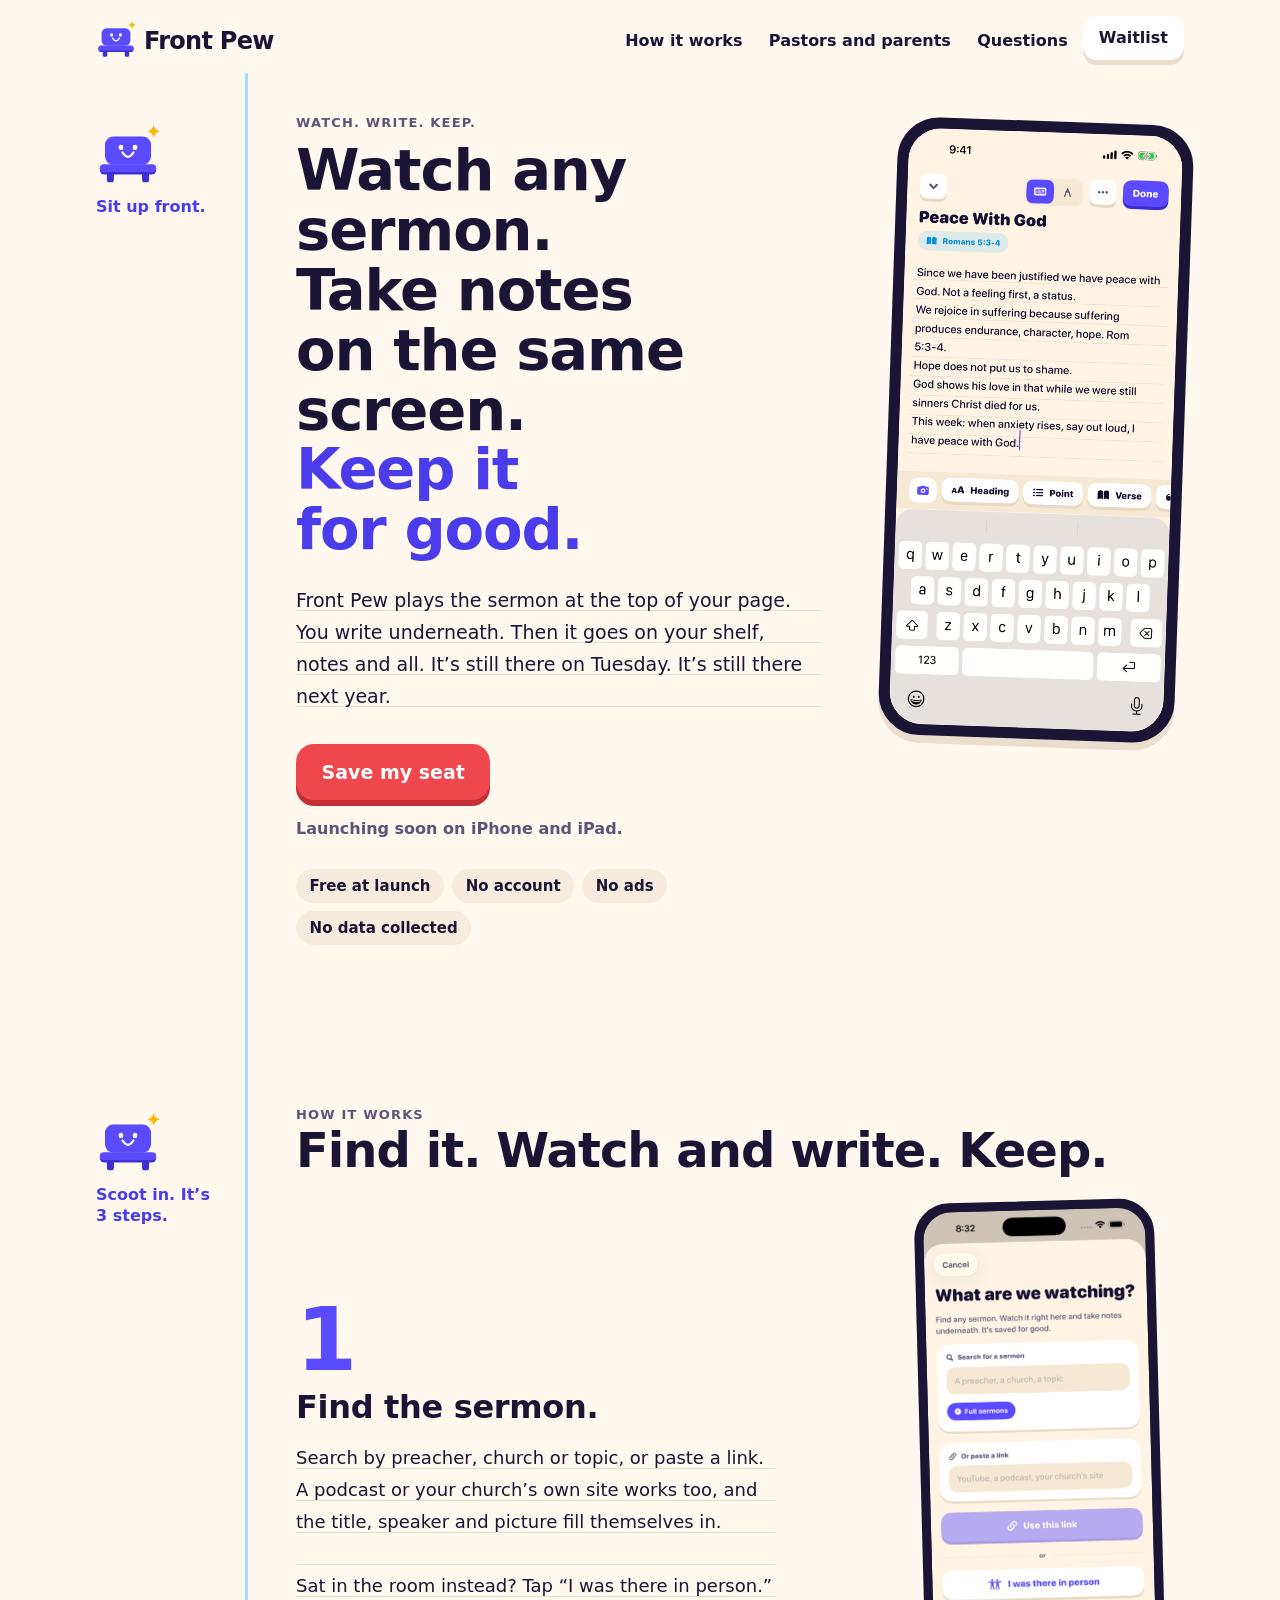
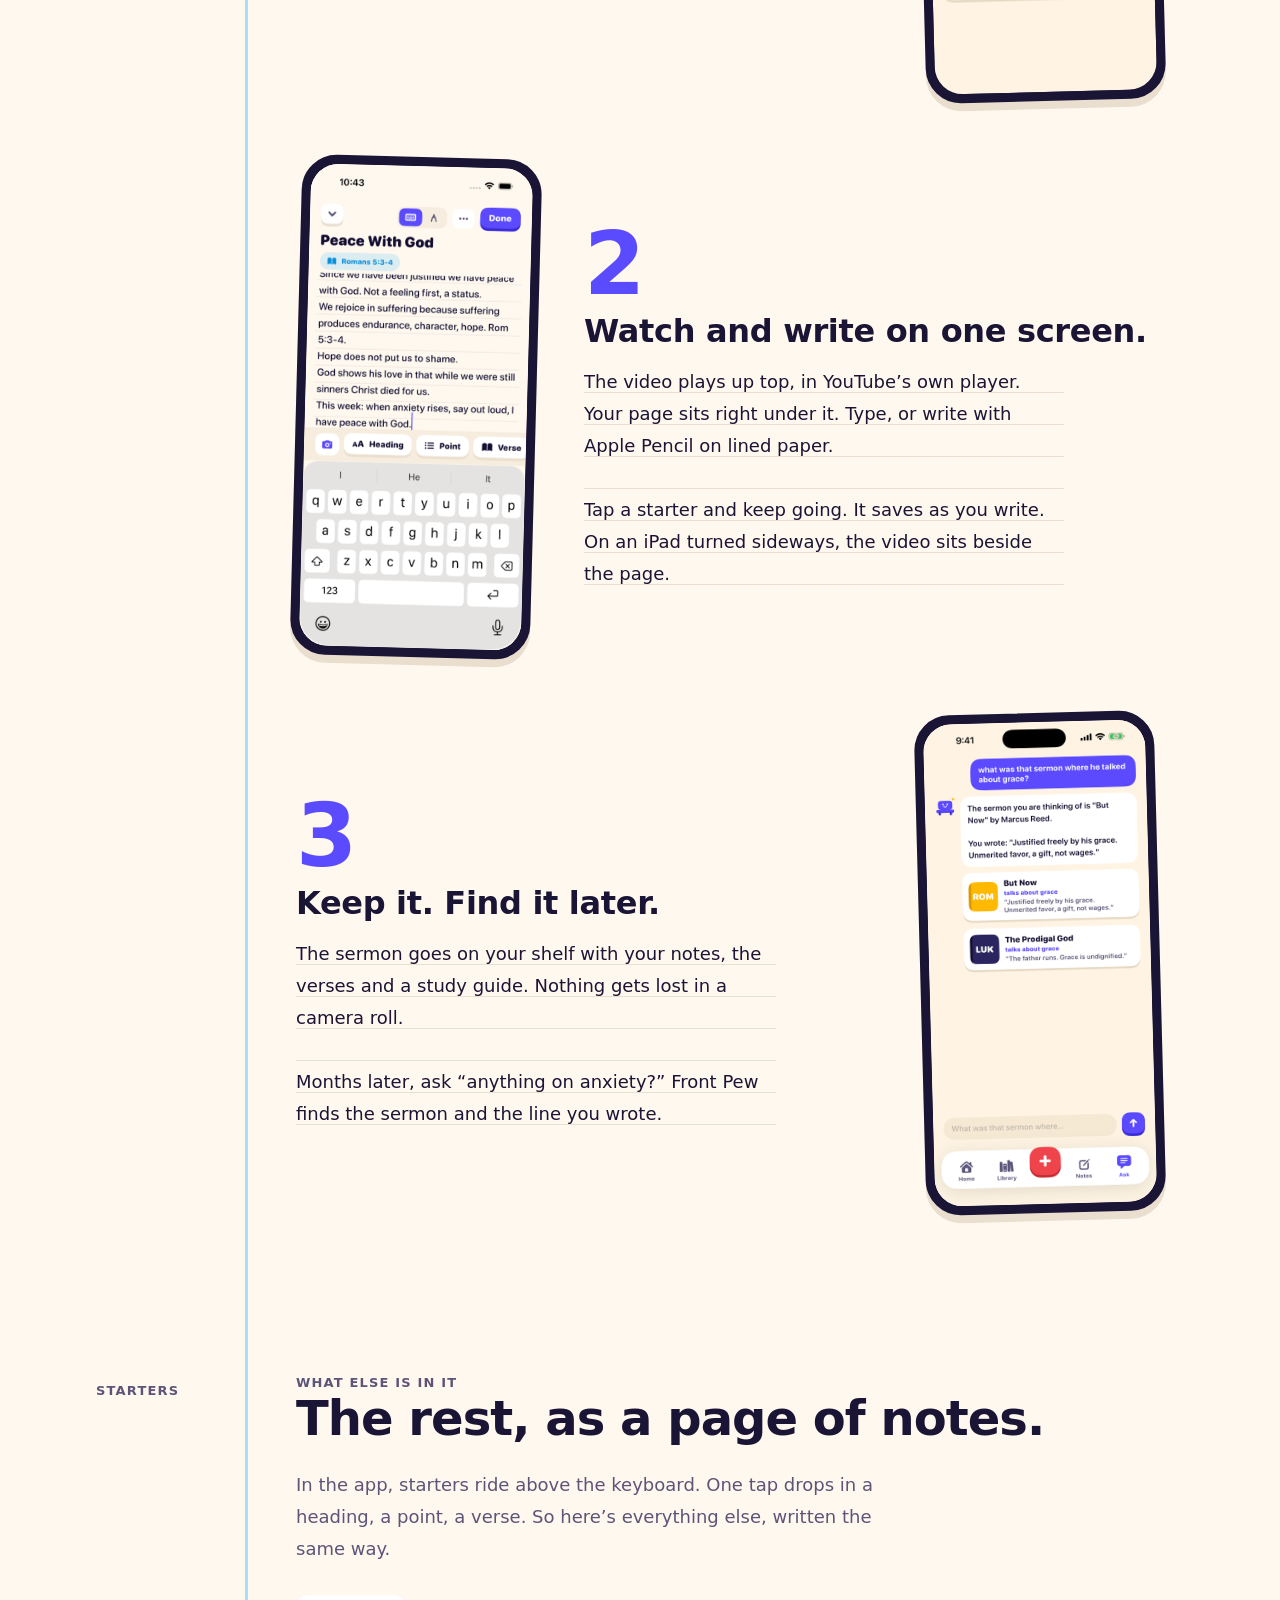
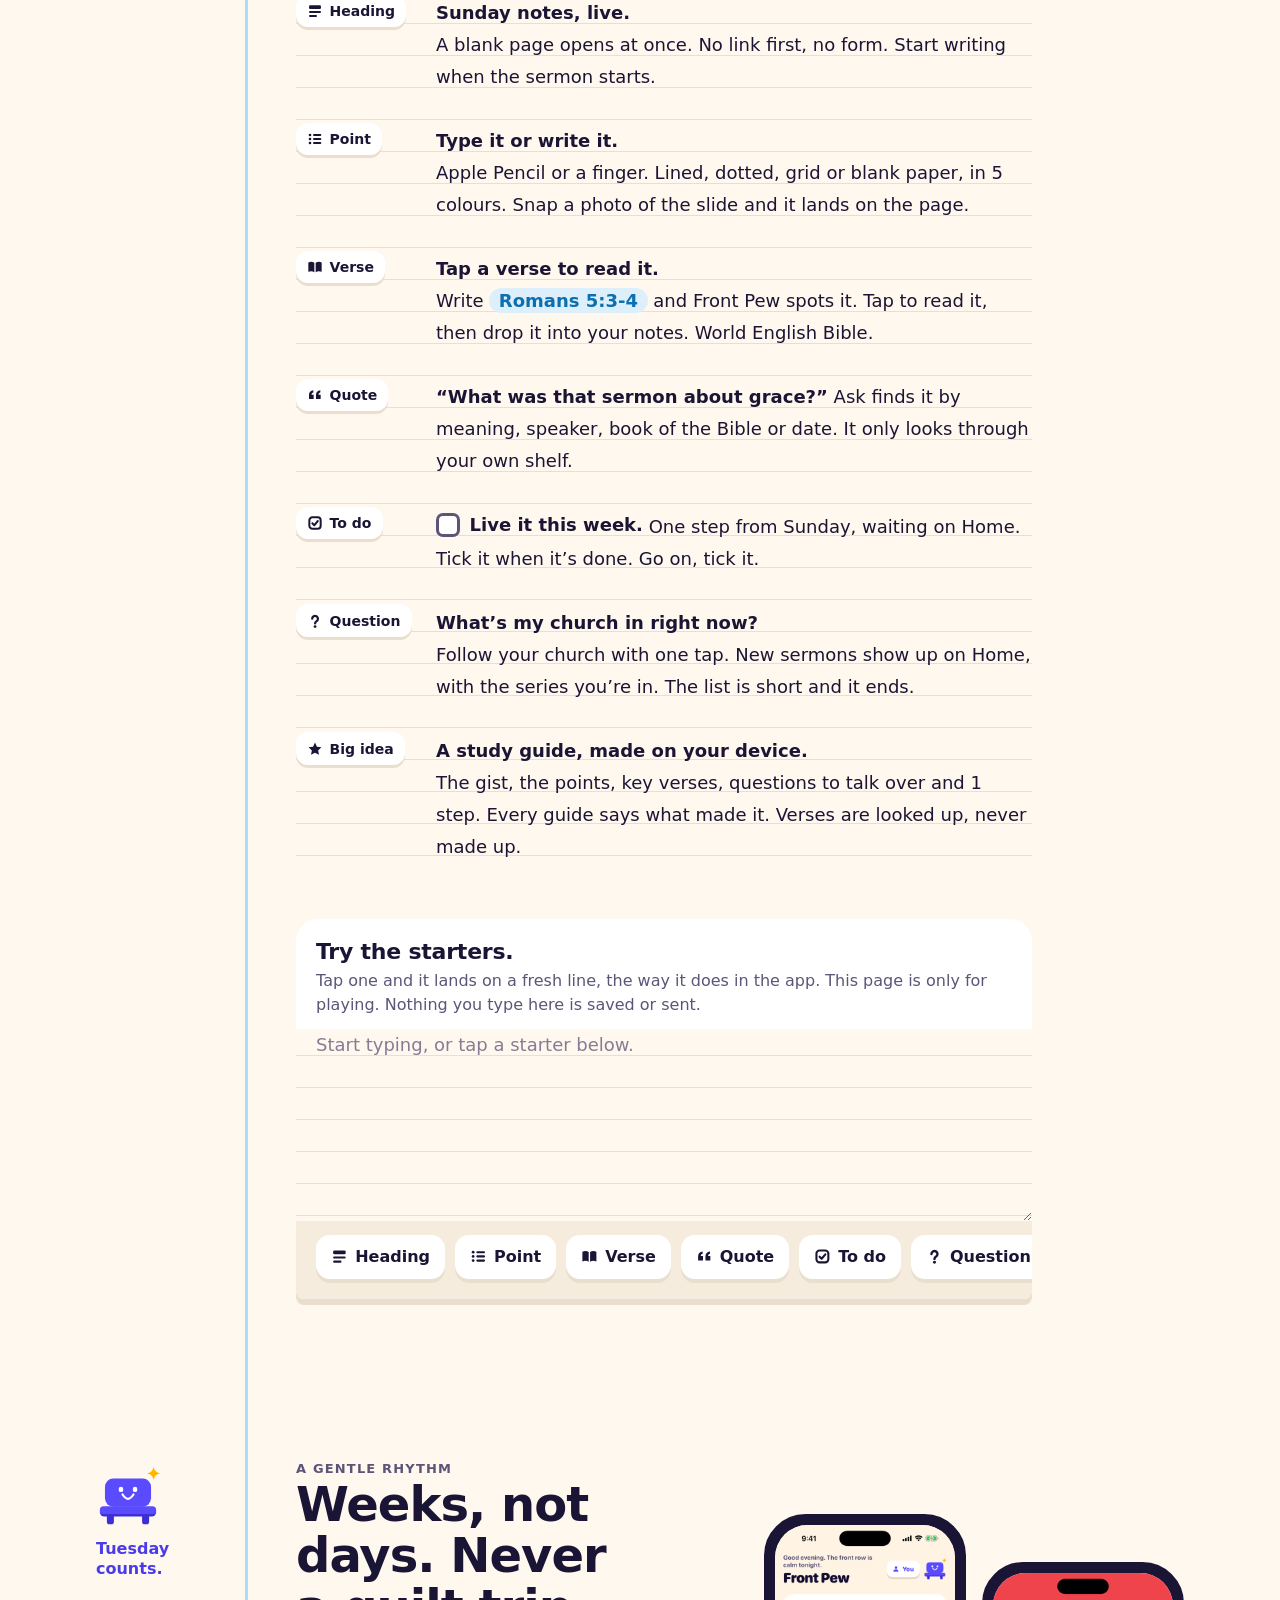
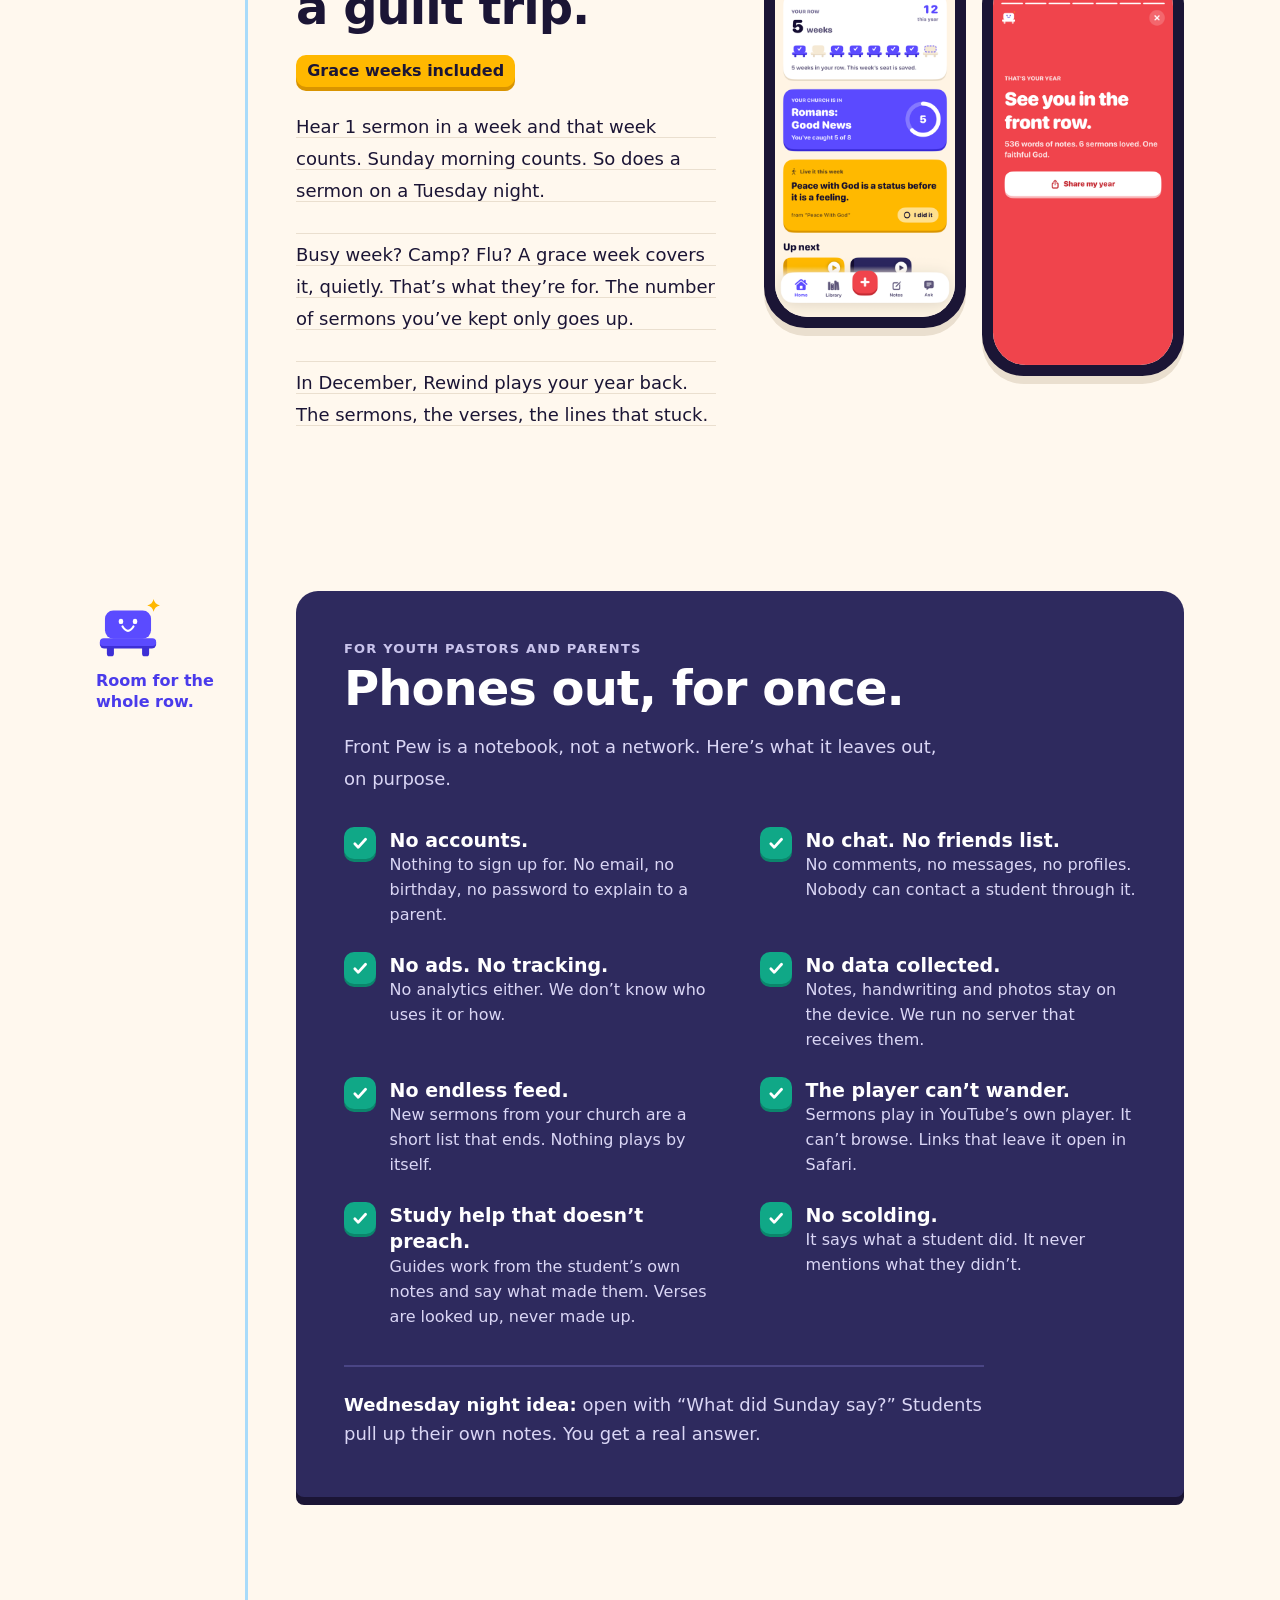
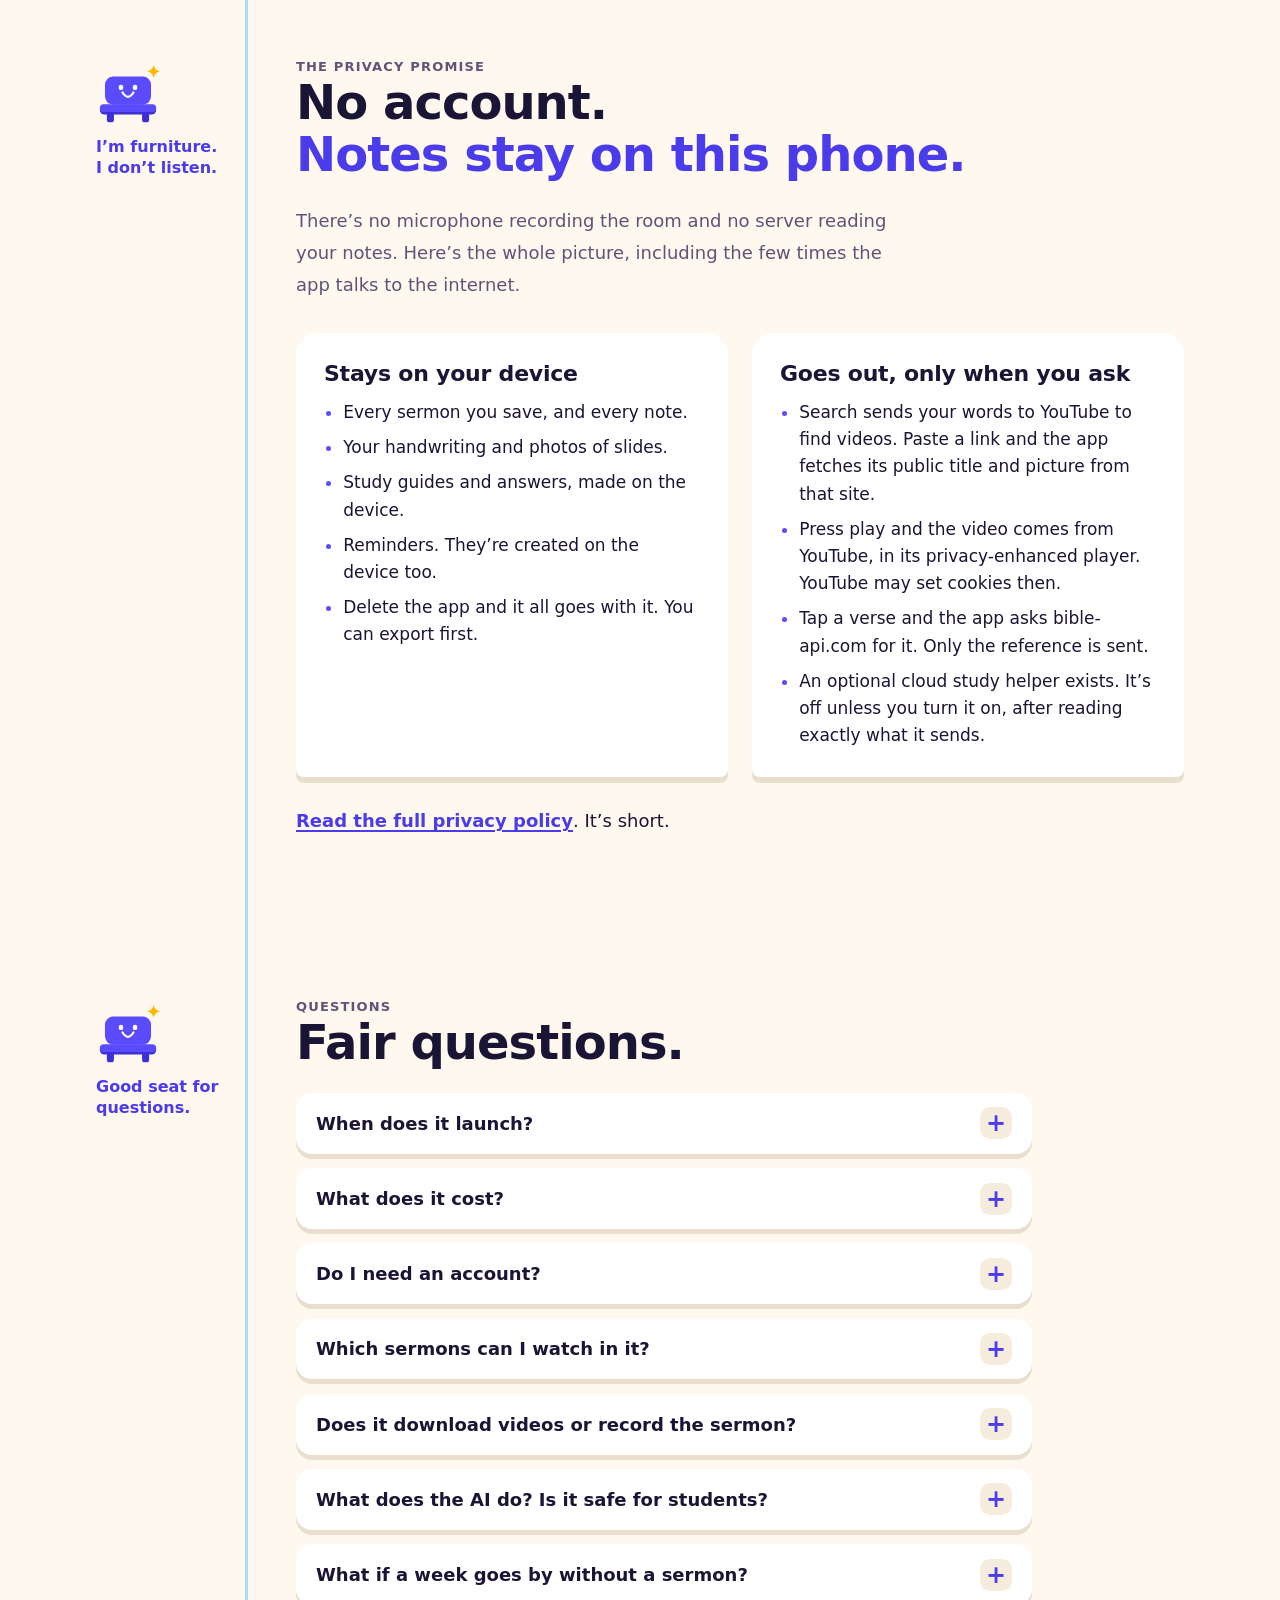
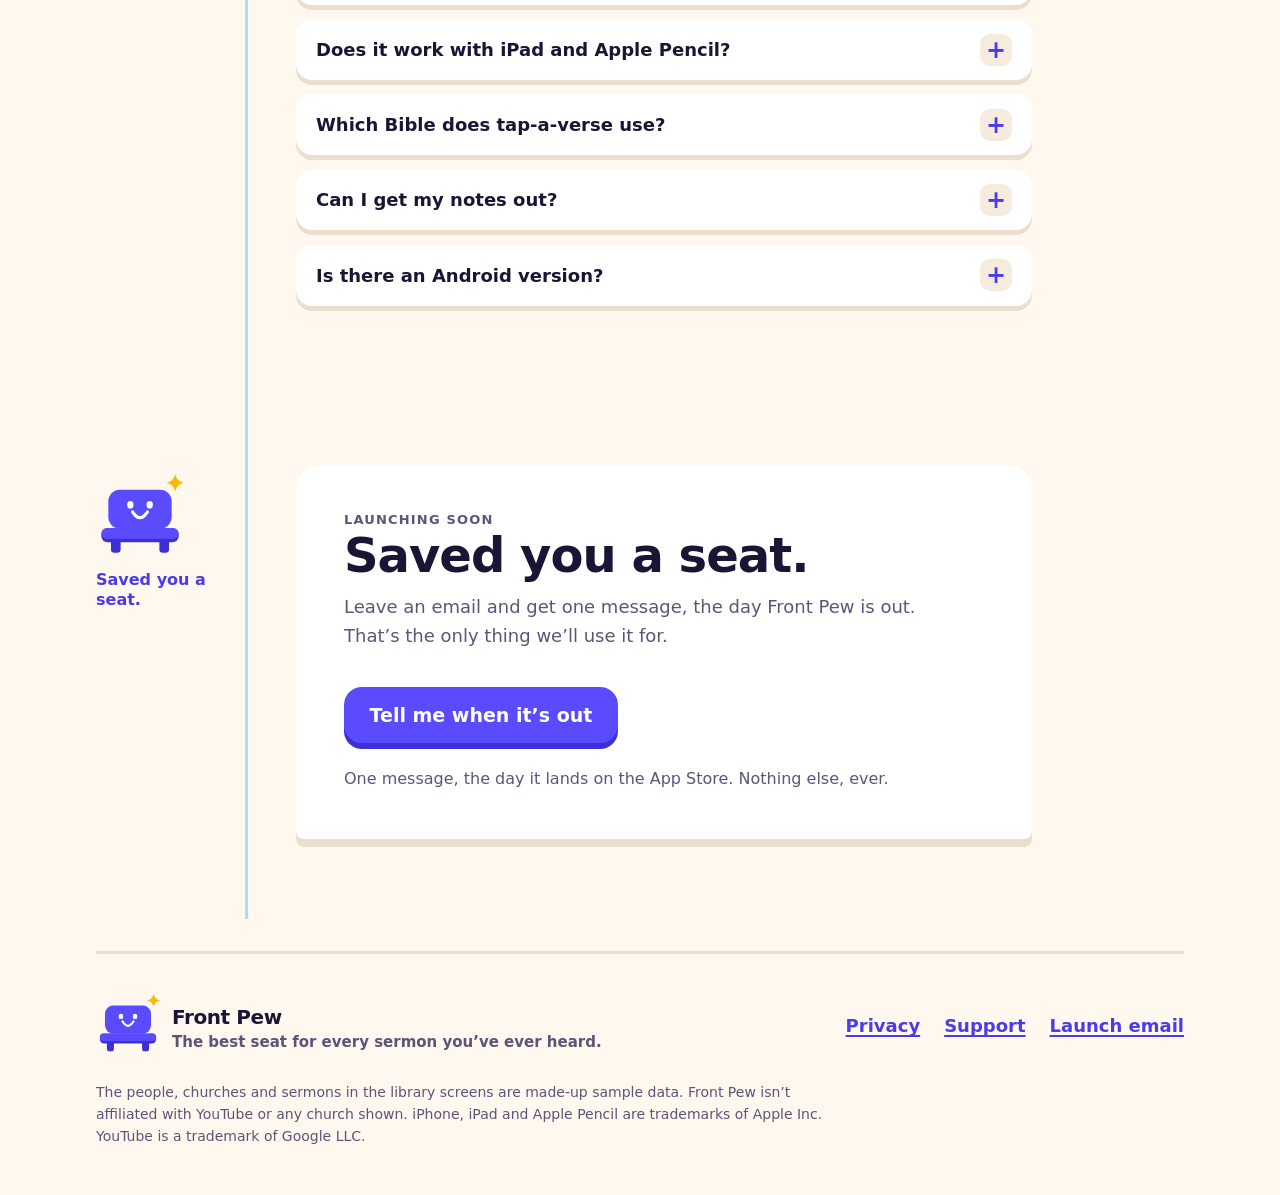
<file: index.html>
<!doctype html>
<html lang="en">
<head>
  <meta charset="utf-8">
  <meta name="viewport" content="width=device-width, initial-scale=1">
  <title>Front Pew: watch sermons, take notes, keep them</title>
  <meta name="description" content="Watch any sermon and take notes on the same screen, and keep it for good. Front Pew is a sermon notebook for iPhone and iPad. No account. Launching soon.">
  <meta name="color-scheme" content="light dark">
  <meta name="theme-color" content="#FFF8EE" media="(prefers-color-scheme: light)">
  <meta name="theme-color" content="#15122B" media="(prefers-color-scheme: dark)">
  <meta property="og:title" content="Front Pew: watch sermons, take notes, keep them">
  <meta property="og:description" content="Watch any sermon and take notes on the same screen, and keep it for good. No account. Launching soon on iPhone and iPad.">
  <meta property="og:type" content="website">
  <link rel="canonical" href="https://brysonfilms.github.io/frontpew-site/">
  <meta property="og:image" content="https://brysonfilms.github.io/frontpew-site/img/icon-180.png">
  <link rel="icon" type="image/png" href="img/icon-64.png">
  <link rel="apple-touch-icon" href="img/icon-180.png">
  <link rel="stylesheet" href="styles.css">
</head>
<body>
<a class="skip" href="#main">Skip to the page</a>

<!-- Icons for the starters. Drawn here so nothing loads from anywhere else. -->
<svg width="0" height="0" style="position:absolute" aria-hidden="true" focusable="false">
  <symbol id="i-heading" viewBox="0 0 24 24"><rect x="3" y="3.5" width="18" height="5.5" rx="2"/><rect x="3" y="12" width="18" height="3" rx="1.5"/><rect x="3" y="18" width="12" height="3" rx="1.5"/></symbol>
  <symbol id="i-point" viewBox="0 0 24 24"><rect x="2.5" y="4" width="4" height="4" rx="2"/><rect x="9" y="4.5" width="12.5" height="3" rx="1.5"/><rect x="2.5" y="10" width="4" height="4" rx="2"/><rect x="9" y="10.5" width="12.5" height="3" rx="1.5"/><rect x="2.5" y="16" width="4" height="4" rx="2"/><rect x="9" y="16.5" width="12.5" height="3" rx="1.5"/></symbol>
  <symbol id="i-verse" viewBox="0 0 24 24"><path d="M2 5.2c3.4-1.5 6.4-1.3 9 .6v14c-2.6-1.9-5.6-2.1-9-.6z"/><path d="M22 5.2c-3.4-1.5-6.4-1.3-9 .6v14c2.6-1.9 5.6-2.1 9-.6z"/></symbol>
  <symbol id="i-quote" viewBox="0 0 24 24"><path d="M3 18v-6c0-4.2 2.3-6.6 6.5-7v3.2C7.7 8.6 6.8 9.7 6.8 11.5H10V18z"/><path d="M13.5 18v-6c0-4.2 2.3-6.6 6.5-7v3.2c-1.8.4-2.7 1.5-2.7 3.3h3.2V18z"/></symbol>
  <symbol id="i-todo" viewBox="0 0 24 24"><rect x="3.5" y="3.5" width="17" height="17" rx="4.5" fill="none" stroke="currentColor" stroke-width="3"/><path d="M8 12.4l2.9 3 5.3-6.4" fill="none" stroke="currentColor" stroke-width="3" stroke-linecap="round" stroke-linejoin="round"/></symbol>
  <symbol id="i-question" viewBox="0 0 24 24"><path d="M7.8 8.6a4.3 4.3 0 1 1 6.6 3.6c-1.6 1-2.3 1.8-2.3 3.4" fill="none" stroke="currentColor" stroke-width="3.4" stroke-linecap="round"/><rect x="10" y="18.2" width="4.2" height="4.2" rx="2.1"/></symbol>
  <symbol id="i-prayer" viewBox="0 0 24 24"><path d="M12 21C5 15.6 2 12.3 2 8.5a5 5 0 0 1 10-1.8A5 5 0 0 1 22 8.5c0 3.8-3 7.1-10 12.5z"/></symbol>
  <symbol id="i-big" viewBox="0 0 24 24"><path d="M12 2.4l2.9 6.2 6.7.8-4.9 4.7 1.3 6.7-6-3.3-6 3.3 1.3-6.7L2.4 9.4l6.7-.8z"/></symbol>
  <symbol id="i-check" viewBox="0 0 24 24"><path d="M5 12.8l4.4 4.6L19 6.8" fill="none" stroke="#FFFFFF" stroke-width="3.6" stroke-linecap="round" stroke-linejoin="round"/></symbol>
</svg>

<div class="sheet">

  <header class="top">
    <a class="wordmark" href="index.html" aria-label="Front Pew, home">
      <span class="pip" aria-hidden="true">
        <svg viewBox="0 0 100 100" focusable="false"><rect class="pip-lip" x="17" y="72.5" width="11" height="17" rx="4"/><rect class="pip-lip" x="72" y="72.5" width="11" height="17" rx="4"/><rect class="pip-body" x="14" y="18" width="72" height="44" rx="13"/><rect class="pip-lip" x="6" y="62.5" width="88" height="15" rx="7"/><rect class="pip-body" x="6" y="61.5" width="88" height="12" rx="6"/><rect class="pip-face pip-eye" x="35.5" y="30.75" width="7" height="8.5" rx="3.5"/><rect class="pip-face pip-eye" x="57.5" y="30.75" width="7" height="8.5" rx="3.5"/><path class="pip-smile" d="M41.5 43Q50 56.3 58.5 43"/><path class="pip-sparkle" d="M90 0Q91.6 8.4 100 10Q91.6 11.6 90 20Q88.4 11.6 80 10Q88.4 8.4 90 0Z"/></svg>
      </span>
      Front Pew
    </a>
    <nav aria-label="On this page">
      <ul>
        <li class="wide"><a href="#how">How it works</a></li>
        <li class="wide"><a href="#leaders">Pastors and parents</a></li>
        <li class="wide"><a href="#faq">Questions</a></li>
        <li><a class="btn btn-card" href="#waitlist">Waitlist</a></li>
      </ul>
    </nav>
  </header>

  <main id="main">

    <!-- 1. HERO -->
    <section class="row first" aria-labelledby="h-hero">
      <div class="margin" aria-hidden="true">
        <span class="pip b2"><svg viewBox="0 0 100 100" focusable="false"><rect class="pip-lip" x="17" y="72.5" width="11" height="17" rx="4"/><rect class="pip-lip" x="72" y="72.5" width="11" height="17" rx="4"/><rect class="pip-body" x="14" y="18" width="72" height="44" rx="13"/><rect class="pip-lip" x="6" y="62.5" width="88" height="15" rx="7"/><rect class="pip-body" x="6" y="61.5" width="88" height="12" rx="6"/><rect class="pip-face pip-eye" x="35.5" y="30.75" width="7" height="8.5" rx="3.5"/><rect class="pip-face pip-eye" x="57.5" y="30.75" width="7" height="8.5" rx="3.5"/><path class="pip-smile" d="M41.5 43Q50 56.3 58.5 43"/><path class="pip-sparkle" d="M90 0Q91.6 8.4 100 10Q91.6 11.6 90 20Q88.4 11.6 80 10Q88.4 8.4 90 0Z"/></svg></span>
        <p class="pip-says">Sit up front.</p>
      </div>
      <div class="body hero">
        <div>
          <p class="eyebrow">Watch. Write. Keep.</p>
          <h1 id="h-hero">
            <span>Watch any sermon.</span>
            <span>Take notes on the same screen.</span>
            <span class="keep">Keep it for good.</span>
          </h1>
          <div class="ruled">
            <p>Front Pew plays the sermon at the top of your page. You write underneath. Then it goes on your shelf, notes and all. It&rsquo;s still there on Tuesday. It&rsquo;s still there next year.</p>
          </div>
          <div class="cta">
            <a class="btn" href="#waitlist">Save my seat</a>
            <p class="soon">Launching soon on iPhone and iPad.</p>
          </div>
          <ul class="facts" aria-label="The short version">
            <li>Free at launch</li>
            <li>No account</li>
            <li>No ads</li>
            <li>No data collected</li>
          </ul>
        </div>
        <figure class="device">
          <img src="img/notes-hero.png" width="520" height="1130" alt="A note page in Front Pew called Peace With God, with a Romans 5:3-4 verse button under the title and typed notes on lined paper. Above the keyboard is a row of one-tap starters: a camera, Heading, Point and Verse.">
        </figure>
      </div>
    </section>

    <!-- 2. HOW IT WORKS -->
    <section class="row" id="how" aria-labelledby="h-how">
      <div class="margin" aria-hidden="true">
        <span class="pip b3"><svg viewBox="0 0 100 100" focusable="false"><rect class="pip-lip" x="17" y="72.5" width="11" height="17" rx="4"/><rect class="pip-lip" x="72" y="72.5" width="11" height="17" rx="4"/><rect class="pip-body" x="14" y="18" width="72" height="44" rx="13"/><rect class="pip-lip" x="6" y="62.5" width="88" height="15" rx="7"/><rect class="pip-body" x="6" y="61.5" width="88" height="12" rx="6"/><rect class="pip-face pip-eye" x="35.5" y="30.75" width="7" height="8.5" rx="3.5"/><rect class="pip-face pip-eye" x="57.5" y="30.75" width="7" height="8.5" rx="3.5"/><path class="pip-smile" d="M41.5 43Q50 56.3 58.5 43"/><path class="pip-sparkle" d="M90 0Q91.6 8.4 100 10Q91.6 11.6 90 20Q88.4 11.6 80 10Q88.4 8.4 90 0Z"/></svg></span>
        <p class="pip-says">Scoot in. It&rsquo;s 3 steps.</p>
      </div>
      <div class="body">
        <p class="eyebrow">How it works</p>
        <h2 id="h-how">Find it. Watch and write. Keep.</h2>
        <ol class="steps">
          <li class="step">
            <div>
              <div class="num" aria-hidden="true">1</div>
              <h3>Find the sermon.</h3>
              <div class="ruled">
                <p>Search by preacher, church or topic, or paste a link. A podcast or your church&rsquo;s own site works too, and the title, speaker and picture fill themselves in.</p>
                <p>Sat in the room instead? Tap &ldquo;I was there in person.&rdquo;</p>
              </div>
            </div>
            <figure class="device device-small">
              <img src="img/add-link.png" width="520" height="1130" loading="lazy" alt="The add screen. It asks: What are we watching? At the top is Search for a sermon, with a box for a preacher, a church or a topic. Below it you can paste a link instead, or say you were there in person.">
            </figure>
          </li>
          <li class="step">
            <div>
              <div class="num" aria-hidden="true">2</div>
              <h3>Watch and write on one screen.</h3>
              <div class="ruled">
                <p>The video plays up top, in YouTube&rsquo;s own player. Your page sits right under it. Type, or write with Apple Pencil on lined paper.</p>
                <p>Tap a starter and keep going. It saves as you write. On an iPad turned sideways, the video sits beside the page.</p>
              </div>
            </div>
            <figure class="device device-small">
              <img src="img/notepad.png" width="520" height="1130" loading="lazy" alt="A note page called Peace With God, with typed notes on lined paper and a Romans 5:3-4 verse button at the top. Above the keyboard is a row of starters: a camera, Heading, Point and Verse.">
            </figure>
          </li>
          <li class="step">
            <div>
              <div class="num" aria-hidden="true">3</div>
              <h3>Keep it. Find it later.</h3>
              <div class="ruled">
                <p>The sermon goes on your shelf with your notes, the verses and a study guide. Nothing gets lost in a camera roll.</p>
                <p>Months later, ask &ldquo;anything on anxiety?&rdquo; Front Pew finds the sermon and the line you wrote.</p>
              </div>
            </div>
            <figure class="device device-small">
              <img src="img/ask.png" width="520" height="1130" loading="lazy" alt="The Ask screen. Someone typed: anything on anxiety? Front Pew answers that it found 3 sermons that fit and quotes the person's own note. Below are the 3 sermons: Do Not Be Anxious, Peace With God and The Lord Is My Shepherd.">
            </figure>
          </li>
        </ol>
      </div>
    </section>

    <!-- 3. WHAT ELSE, WRITTEN AS A NOTE WITH THE APP'S OWN STARTERS -->
    <section class="row" id="starters" aria-labelledby="h-starters">
      <div class="margin margin-label" aria-hidden="true">
        <p class="eyebrow">Starters</p>
      </div>
      <div class="body">
        <p class="eyebrow">What else is in it</p>
        <h2 id="h-starters">The rest, as a page of notes.</h2>
        <p class="lede" style="margin-bottom:2rem">In the app, starters ride above the keyboard. One tap drops in a heading, a point, a verse. So here&rsquo;s everything else, written the same way.</p>

        <ul class="note ruled">
          <li>
            <span class="chip"><svg aria-hidden="true" focusable="false"><use href="#i-heading"/></svg>Heading</span>
            <p class="line"><strong>Sunday notes, live.</strong> A blank page opens at once. No link first, no form. Start writing when the sermon starts.</p>
          </li>
          <li>
            <span class="chip"><svg aria-hidden="true" focusable="false"><use href="#i-point"/></svg>Point</span>
            <p class="line"><strong>Type it or write it.</strong> Apple Pencil or a finger. Lined, dotted, grid or blank paper, in 5 colours. Snap a photo of the slide and it lands on the page.</p>
          </li>
          <li>
            <span class="chip"><svg aria-hidden="true" focusable="false"><use href="#i-verse"/></svg>Verse</span>
            <p class="line"><strong>Tap a verse to read it.</strong> Write <span class="verse-ref">Romans 5:3-4</span> and Front Pew spots it. Tap to read it, then drop it into your notes. World English Bible.</p>
          </li>
          <li>
            <span class="chip"><svg aria-hidden="true" focusable="false"><use href="#i-quote"/></svg>Quote</span>
            <p class="line"><q>What was that sermon about grace?</q> Ask finds it by meaning, speaker, book of the Bible or date. It only looks through your own shelf.</p>
          </li>
          <li>
            <span class="chip"><svg aria-hidden="true" focusable="false"><use href="#i-todo"/></svg>To do</span>
            <p class="line">
              <label class="todo"><input type="checkbox"><span class="box" aria-hidden="true"><svg focusable="false"><use href="#i-check"/></svg></span><span>Live it this week.</span></label>
              One step from Sunday, waiting on Home. Tick it when it&rsquo;s done. Go on, tick it.
            </p>
          </li>
          <li>
            <span class="chip"><svg aria-hidden="true" focusable="false"><use href="#i-question"/></svg>Question</span>
            <p class="line"><strong>What&rsquo;s my church in right now?</strong> Follow your church with one tap. New sermons show up on Home, with the series you&rsquo;re in. The list is short and it ends.</p>
          </li>
          <li>
            <span class="chip"><svg aria-hidden="true" focusable="false"><use href="#i-big"/></svg>Big idea</span>
            <p class="line"><strong>A study guide, made on your device.</strong> The gist, the points, key verses, questions to talk over and 1 step. Every guide says what made it. Verses are looked up, never made up.</p>
          </li>
        </ul>

        <div class="pad">
          <div class="pad-head">
            <h3 id="h-pad">Try the starters.</h3>
            <p id="pad-help">Tap one and it lands on a fresh line, the way it does in the app. This page is only for playing. Nothing you type here is saved or sent.</p>
          </div>
          <label class="vh" for="pad-text">A practice note page</label>
          <textarea id="pad-text" rows="6" spellcheck="true" aria-describedby="pad-help" placeholder="Start typing, or tap a starter below."></textarea>
          <div class="starters" role="group" aria-label="Starters">
            <button type="button" data-before="# "><svg aria-hidden="true" focusable="false"><use href="#i-heading"/></svg>Heading</button>
            <button type="button" data-before="&bull; "><svg aria-hidden="true" focusable="false"><use href="#i-point"/></svg>Point</button>
            <button type="button" data-before="&#x1F4D6; "><svg aria-hidden="true" focusable="false"><use href="#i-verse"/></svg>Verse</button>
            <button type="button" data-before="&ldquo;" data-after="&rdquo;"><svg aria-hidden="true" focusable="false"><use href="#i-quote"/></svg>Quote</button>
            <button type="button" data-before="&#x2610; "><svg aria-hidden="true" focusable="false"><use href="#i-todo"/></svg>To do</button>
            <button type="button" data-before="? "><svg aria-hidden="true" focusable="false"><use href="#i-question"/></svg>Question</button>
            <button type="button" data-before="&#x1F64F; "><svg aria-hidden="true" focusable="false"><use href="#i-prayer"/></svg>Prayer</button>
            <button type="button" data-before="&#x2B50; "><svg aria-hidden="true" focusable="false"><use href="#i-big"/></svg>Big idea</button>
          </div>
        </div>
      </div>
    </section>

    <!-- 4. THE WEEKLY RHYTHM -->
    <section class="row" id="rhythm" aria-labelledby="h-rhythm">
      <div class="margin" aria-hidden="true">
        <span class="pip"><svg viewBox="0 0 100 100" focusable="false"><rect class="pip-lip" x="17" y="72.5" width="11" height="17" rx="4"/><rect class="pip-lip" x="72" y="72.5" width="11" height="17" rx="4"/><rect class="pip-body" x="14" y="18" width="72" height="44" rx="13"/><rect class="pip-lip" x="6" y="62.5" width="88" height="15" rx="7"/><rect class="pip-body" x="6" y="61.5" width="88" height="12" rx="6"/><rect class="pip-face pip-eye" x="35.5" y="30.75" width="7" height="8.5" rx="3.5"/><rect class="pip-face pip-eye" x="57.5" y="30.75" width="7" height="8.5" rx="3.5"/><path class="pip-smile" d="M41.5 43Q50 56.3 58.5 43"/><path class="pip-sparkle" d="M90 0Q91.6 8.4 100 10Q91.6 11.6 90 20Q88.4 11.6 80 10Q88.4 8.4 90 0Z"/></svg></span>
        <p class="pip-says">Tuesday counts.</p>
      </div>
      <div class="body pair">
        <div>
          <p class="eyebrow">A gentle rhythm</p>
          <h2 id="h-rhythm" style="margin-bottom:1.25rem">Weeks, not days. Never a guilt trip.</h2>
          <p class="tag-gold">Grace weeks included</p>
          <div class="ruled">
            <p>Hear 1 sermon in a week and that week counts. Sunday morning counts. So does a sermon on a Tuesday night.</p>
            <p>Busy week? Camp? Flu? A grace week covers it, quietly. That&rsquo;s what they&rsquo;re for. The number of sermons you&rsquo;ve kept only goes up.</p>
            <p>In December, Rewind plays your year back. The sermons, the verses, the lines that stuck.</p>
          </div>
        </div>
        <div class="shots">
          <figure class="device">
            <picture>
              <source srcset="img/home-dark.png" media="(prefers-color-scheme: dark)">
              <img src="img/home.png" width="520" height="1130" loading="lazy" alt="The Home screen. It says 5 weeks running, this week is still open, with a row of 8 weeks shown as green check marks. Below: your church is in Romans: Good News, you've caught 5 of 8, and a gold Live it this week card.">
            </picture>
          </figure>
          <figure class="device">
            <img src="img/rewind.png" width="520" height="1130" loading="lazy" alt="A page from Rewind, the year-end story. It says: You showed up. 12 sermons on your shelf. Pip sits in the top corner.">
          </figure>
        </div>
      </div>
    </section>

    <!-- 5. YOUTH PASTORS AND PARENTS -->
    <section class="row" id="leaders" aria-labelledby="h-leaders">
      <div class="margin" aria-hidden="true">
        <span class="pip b2"><svg viewBox="0 0 100 100" focusable="false"><rect class="pip-lip" x="17" y="72.5" width="11" height="17" rx="4"/><rect class="pip-lip" x="72" y="72.5" width="11" height="17" rx="4"/><rect class="pip-body" x="14" y="18" width="72" height="44" rx="13"/><rect class="pip-lip" x="6" y="62.5" width="88" height="15" rx="7"/><rect class="pip-body" x="6" y="61.5" width="88" height="12" rx="6"/><rect class="pip-face pip-eye" x="35.5" y="30.75" width="7" height="8.5" rx="3.5"/><rect class="pip-face pip-eye" x="57.5" y="30.75" width="7" height="8.5" rx="3.5"/><path class="pip-smile" d="M41.5 43Q50 56.3 58.5 43"/><path class="pip-sparkle" d="M90 0Q91.6 8.4 100 10Q91.6 11.6 90 20Q88.4 11.6 80 10Q88.4 8.4 90 0Z"/></svg></span>
        <p class="pip-says">Room for the whole row.</p>
      </div>
      <div class="body">
        <div class="insert">
          <p class="eyebrow">For youth pastors and parents</p>
          <h2 id="h-leaders">Phones out, for once.</h2>
          <p class="lede">Front Pew is a notebook, not a network. Here&rsquo;s what it leaves out, on purpose.</p>
          <ul class="nos">
            <li><span class="tick" aria-hidden="true"><svg focusable="false"><use href="#i-check"/></svg></span><div><strong>No accounts.</strong><span>Nothing to sign up for. No email, no birthday, no password to explain to a parent.</span></div></li>
            <li><span class="tick" aria-hidden="true"><svg focusable="false"><use href="#i-check"/></svg></span><div><strong>No chat. No friends list.</strong><span>No comments, no messages, no profiles. Nobody can contact a student through it.</span></div></li>
            <li><span class="tick" aria-hidden="true"><svg focusable="false"><use href="#i-check"/></svg></span><div><strong>No ads. No tracking.</strong><span>No analytics either. We don&rsquo;t know who uses it or how.</span></div></li>
            <li><span class="tick" aria-hidden="true"><svg focusable="false"><use href="#i-check"/></svg></span><div><strong>No data collected.</strong><span>Notes, handwriting and photos stay on the device. We run no server that receives them.</span></div></li>
            <li><span class="tick" aria-hidden="true"><svg focusable="false"><use href="#i-check"/></svg></span><div><strong>No endless feed.</strong><span>New sermons from your church are a short list that ends. Nothing plays by itself.</span></div></li>
            <li><span class="tick" aria-hidden="true"><svg focusable="false"><use href="#i-check"/></svg></span><div><strong>The player can&rsquo;t wander.</strong><span>Sermons play in YouTube&rsquo;s own player. It can&rsquo;t browse. Links that leave it open in Safari.</span></div></li>
            <li><span class="tick" aria-hidden="true"><svg focusable="false"><use href="#i-check"/></svg></span><div><strong>Study help that doesn&rsquo;t preach.</strong><span>Guides work from the student&rsquo;s own notes and say what made them. Verses are looked up, never made up.</span></div></li>
            <li><span class="tick" aria-hidden="true"><svg focusable="false"><use href="#i-check"/></svg></span><div><strong>No scolding.</strong><span>It says what a student did. It never mentions what they didn&rsquo;t.</span></div></li>
          </ul>
          <p class="ask-leader"><strong>Wednesday night idea:</strong> open with &ldquo;What did Sunday say?&rdquo; Students pull up their own notes. You get a real answer.</p>
        </div>
      </div>
    </section>

    <!-- 6. THE PRIVACY PROMISE -->
    <section class="row promise" id="privacy" aria-labelledby="h-privacy">
      <div class="margin" aria-hidden="true">
        <span class="pip b3"><svg viewBox="0 0 100 100" focusable="false"><rect class="pip-lip" x="17" y="72.5" width="11" height="17" rx="4"/><rect class="pip-lip" x="72" y="72.5" width="11" height="17" rx="4"/><rect class="pip-body" x="14" y="18" width="72" height="44" rx="13"/><rect class="pip-lip" x="6" y="62.5" width="88" height="15" rx="7"/><rect class="pip-body" x="6" y="61.5" width="88" height="12" rx="6"/><rect class="pip-face pip-eye" x="35.5" y="30.75" width="7" height="8.5" rx="3.5"/><rect class="pip-face pip-eye" x="57.5" y="30.75" width="7" height="8.5" rx="3.5"/><path class="pip-smile" d="M41.5 43Q50 56.3 58.5 43"/><path class="pip-sparkle" d="M90 0Q91.6 8.4 100 10Q91.6 11.6 90 20Q88.4 11.6 80 10Q88.4 8.4 90 0Z"/></svg></span>
        <p class="pip-says">I&rsquo;m furniture. I don&rsquo;t listen.</p>
      </div>
      <div class="body">
        <p class="eyebrow">The privacy promise</p>
        <h2 id="h-privacy">No account. <span>Notes stay on this phone.</span></h2>
        <p class="lede">There&rsquo;s no microphone recording the room and no server reading your notes. Here&rsquo;s the whole picture, including the few times the app talks to the internet.</p>
        <div class="ledger">
          <section aria-labelledby="h-stays">
            <h3 id="h-stays">Stays on your device</h3>
            <ul>
              <li>Every sermon you save, and every note.</li>
              <li>Your handwriting and photos of slides.</li>
              <li>Study guides and answers, made on the device.</li>
              <li>Reminders. They&rsquo;re created on the device too.</li>
              <li>Delete the app and it all goes with it. You can export first.</li>
            </ul>
          </section>
          <section aria-labelledby="h-goes">
            <h3 id="h-goes">Goes out, only when you ask</h3>
            <ul>
              <li>Search sends your words to YouTube to find videos. Paste a link and the app fetches its public title and picture from that site.</li>
              <li>Press play and the video comes from YouTube, in its privacy-enhanced player. YouTube may set cookies then.</li>
              <li>Tap a verse and the app asks bible-api.com for it. Only the reference is sent.</li>
              <li>An optional cloud study helper exists. It&rsquo;s off unless you turn it on, after reading exactly what it sends.</li>
            </ul>
          </section>
        </div>
        <p class="more"><a href="privacy.html">Read the full privacy policy</a>. It&rsquo;s short.</p>
      </div>
    </section>

    <!-- 7. FAQ (the same questions are on support.html: keep the two in step) -->
    <section class="row" id="faq" aria-labelledby="h-faq">
      <div class="margin" aria-hidden="true">
        <span class="pip"><svg viewBox="0 0 100 100" focusable="false"><rect class="pip-lip" x="17" y="72.5" width="11" height="17" rx="4"/><rect class="pip-lip" x="72" y="72.5" width="11" height="17" rx="4"/><rect class="pip-body" x="14" y="18" width="72" height="44" rx="13"/><rect class="pip-lip" x="6" y="62.5" width="88" height="15" rx="7"/><rect class="pip-body" x="6" y="61.5" width="88" height="12" rx="6"/><rect class="pip-face pip-eye" x="35.5" y="30.75" width="7" height="8.5" rx="3.5"/><rect class="pip-face pip-eye" x="57.5" y="30.75" width="7" height="8.5" rx="3.5"/><path class="pip-smile" d="M41.5 43Q50 56.3 58.5 43"/><path class="pip-sparkle" d="M90 0Q91.6 8.4 100 10Q91.6 11.6 90 20Q88.4 11.6 80 10Q88.4 8.4 90 0Z"/></svg></span>
        <p class="pip-says">Good seat for questions.</p>
      </div>
      <div class="body">
        <p class="eyebrow">Questions</p>
        <h2 id="h-faq">Fair questions.</h2>
        <div class="faq">
          <details>
            <summary>When does it launch?</summary>
            <div class="a"><p>Soon. There&rsquo;s no date to promise yet, so we won&rsquo;t make one up. The waitlist gets one email, the day it&rsquo;s out.</p></div>
          </details>
          <details>
            <summary>What does it cost?</summary>
            <div class="a"><p>It&rsquo;s free at launch.</p></div>
          </details>
          <details>
            <summary>Do I need an account?</summary>
            <div class="a"><p>No. There isn&rsquo;t one to make. Open the app and start writing.</p></div>
          </details>
          <details>
            <summary>Which sermons can I watch in it?</summary>
            <div class="a"><p>Any sermon on YouTube plays at the top of your note page. Podcast links and church website links are saved too, with their title and picture, and open where they live.</p><p>If you heard it in person, tap &ldquo;I was there in person&rdquo; and take notes the same way.</p></div>
          </details>
          <details>
            <summary>Does it download videos or record the sermon?</summary>
            <div class="a"><p>No. Front Pew keeps the link and your notes. Video plays in YouTube&rsquo;s own player. It never uses the microphone to record the room.</p></div>
          </details>
          <details>
            <summary>What does the AI do? Is it safe for students?</summary>
            <div class="a"><p>It makes a study guide from a sermon&rsquo;s details and your own notes, and it helps Ask find things. That work happens on the device. Every guide says what made it, so check it against the sermon.</p><p>It never speaks as the pastor. Verses are found in the text you wrote, never invented. A cloud helper is optional and stays off unless someone turns it on after reading what it sends.</p></div>
          </details>
          <details>
            <summary>What if a week goes by without a sermon?</summary>
            <div class="a"><p>A grace week covers it, quietly. You earn them by keeping your rhythm. The app won&rsquo;t bring it up. Next time you open it, Pip says &ldquo;Saved you a seat.&rdquo;</p></div>
          </details>
          <details>
            <summary>Does it work with iPad and Apple Pencil?</summary>
            <div class="a"><p>Yes. Write by hand on lined, dotted, grid or blank paper. Turn the iPad sideways and the video sits beside your page.</p></div>
          </details>
          <details>
            <summary>Which Bible does tap-a-verse use?</summary>
            <div class="a"><p>The World English Bible, which is in the public domain.</p></div>
          </details>
          <details>
            <summary>Can I get my notes out?</summary>
            <div class="a"><p>Yes. Share any note as plain text, or export your whole library.</p></div>
          </details>
          <details>
            <summary>Is there an Android version?</summary>
            <div class="a"><p>Not right now. Front Pew is for iPhone and iPad.</p></div>
          </details>
        </div>
      </div>
    </section>

    <!-- 8. WAITLIST -->
    <section class="row" id="waitlist" aria-labelledby="h-waitlist">
      <div class="margin" aria-hidden="true">
        <span class="pip pip-big b2" id="seat-pip"><svg viewBox="0 0 100 100" focusable="false"><rect class="pip-lip" x="17" y="72.5" width="11" height="17" rx="4"/><rect class="pip-lip" x="72" y="72.5" width="11" height="17" rx="4"/><rect class="pip-body" x="14" y="18" width="72" height="44" rx="13"/><rect class="pip-lip" x="6" y="62.5" width="88" height="15" rx="7"/><rect class="pip-body" x="6" y="61.5" width="88" height="12" rx="6"/><rect class="pip-face pip-eye" x="35.5" y="30.75" width="7" height="8.5" rx="3.5"/><rect class="pip-face pip-eye" x="57.5" y="30.75" width="7" height="8.5" rx="3.5"/><path class="pip-smile" d="M41.5 43Q50 56.3 58.5 43"/><path class="pip-sparkle" d="M90 0Q91.6 8.4 100 10Q91.6 11.6 90 20Q88.4 11.6 80 10Q88.4 8.4 90 0Z"/></svg></span>
        <p class="pip-says">Saved you a seat.</p>
      </div>
      <div class="body">
        <div class="seat">
          <p class="eyebrow">Launching soon</p>
          <h2 id="h-waitlist">Saved you a seat.</h2>
          <p class="lede">Leave an email and get one message, the day Front Pew is out. That&rsquo;s the only thing we&rsquo;ll use it for.</p>

          <p><a class="btn btn-grape" href="mailto:brysonhenry4@gmail.com?subject=Tell%20me%20when%20Front%20Pew%20is%20out">Tell me when it&rsquo;s out</a></p>
          <p class="honest">One message, the day it lands on the App Store. Nothing else, ever.</p>
        </div>
      </div>
    </section>

  </main>

  <footer class="foot">
    <div class="line">
      <button class="pip" type="button" id="foot-pip" aria-label="Make Pip hop">
        <svg viewBox="0 0 100 100" aria-hidden="true" focusable="false"><rect class="pip-lip" x="17" y="72.5" width="11" height="17" rx="4"/><rect class="pip-lip" x="72" y="72.5" width="11" height="17" rx="4"/><rect class="pip-body" x="14" y="18" width="72" height="44" rx="13"/><rect class="pip-lip" x="6" y="62.5" width="88" height="15" rx="7"/><rect class="pip-body" x="6" y="61.5" width="88" height="12" rx="6"/><rect class="pip-face pip-eye" x="35.5" y="30.75" width="7" height="8.5" rx="3.5"/><rect class="pip-face pip-eye" x="57.5" y="30.75" width="7" height="8.5" rx="3.5"/><path class="pip-smile" d="M41.5 43Q50 56.3 58.5 43"/><path class="pip-sparkle" d="M90 0Q91.6 8.4 100 10Q91.6 11.6 90 20Q88.4 11.6 80 10Q88.4 8.4 90 0Z"/></svg>
      </button>
      <div>Front Pew<small id="foot-says" aria-live="polite">The best seat for every sermon you&rsquo;ve ever heard.</small></div>
    </div>
    <nav aria-label="Footer">
      <ul>
        <li><a href="privacy.html">Privacy</a></li>
        <li><a href="support.html">Support</a></li>
        <li><a href="#waitlist">Launch email</a></li>
      </ul>
    </nav>
    <p class="fine">The people, churches and sermons in the library screens are made-up sample data. Front Pew isn&rsquo;t affiliated with YouTube or any church shown. iPhone, iPad and Apple Pencil are trademarks of Apple Inc. YouTube is a trademark of Google LLC.</p>
  </footer>

</div>

<script src="app.js" defer></script>
</body>
</html>
</file>
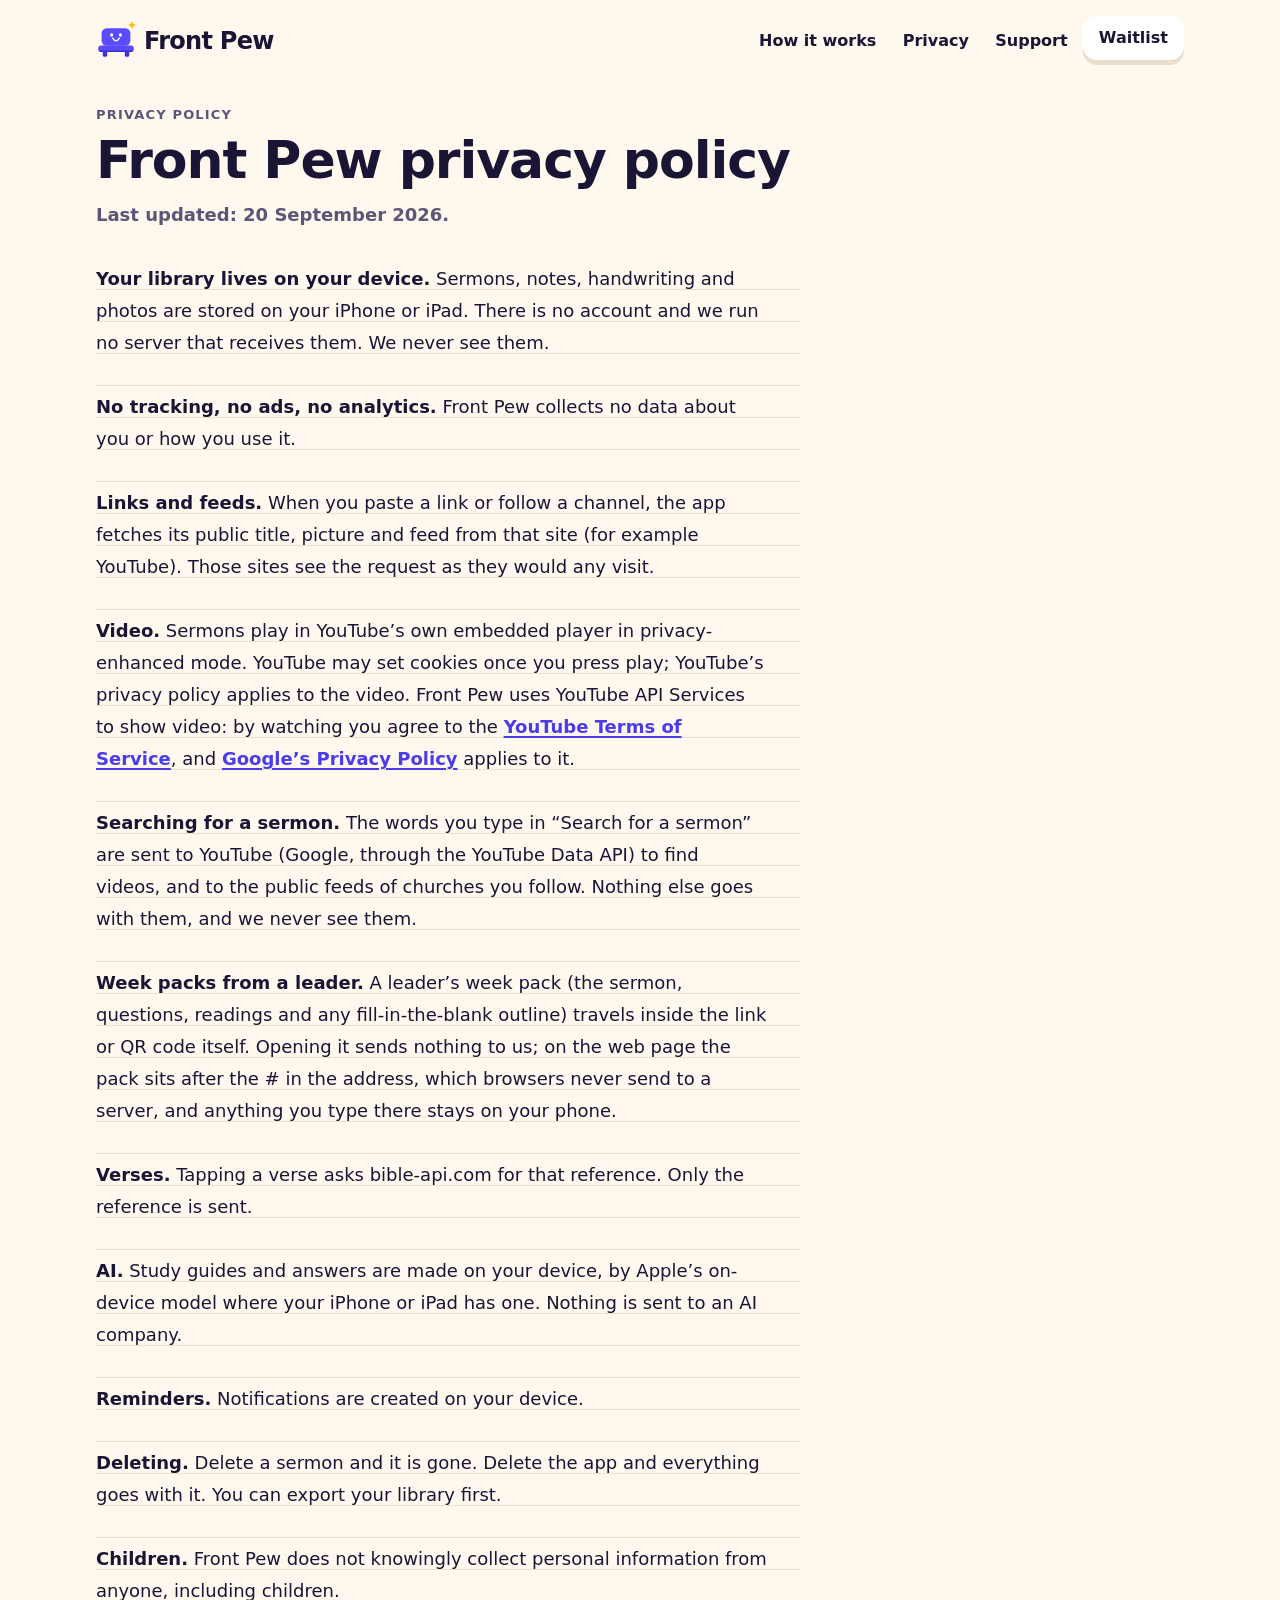
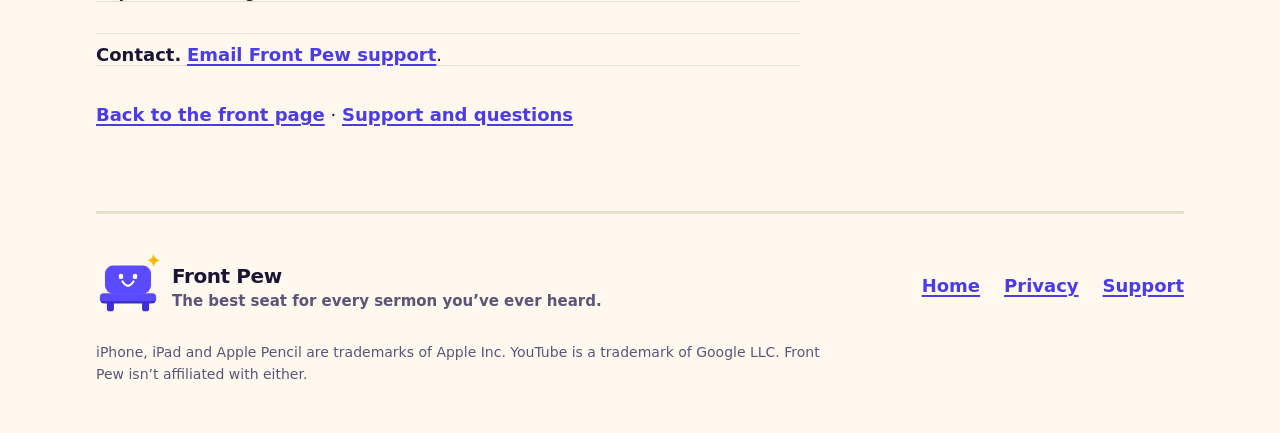
<file: privacy.html>
<!doctype html>
<html lang="en">
<head>
  <meta charset="utf-8">
  <meta name="viewport" content="width=device-width, initial-scale=1">
  <title>Privacy policy: Front Pew</title>
  <meta name="description" content="Front Pew collects no data. Your sermons and notes live on your device. The whole policy, in plain words.">
  <meta name="color-scheme" content="light dark">
  <meta name="theme-color" content="#FFF8EE" media="(prefers-color-scheme: light)">
  <meta name="theme-color" content="#15122B" media="(prefers-color-scheme: dark)">
  <link rel="icon" type="image/png" href="img/icon-64.png">
  <link rel="apple-touch-icon" href="img/icon-180.png">
  <link rel="stylesheet" href="styles.css">
</head>
<body>
<a class="skip" href="#main">Skip to the page</a>
<div class="sheet">

  <header class="top">
    <a class="wordmark" href="index.html" aria-label="Front Pew, home">
      <span class="pip" aria-hidden="true"><svg viewBox="0 0 100 100" aria-hidden="true" focusable="false"><rect class="pip-lip" x="17" y="72.5" width="11" height="17" rx="4"/><rect class="pip-lip" x="72" y="72.5" width="11" height="17" rx="4"/><rect class="pip-body" x="14" y="18" width="72" height="44" rx="13"/><rect class="pip-lip" x="6" y="62.5" width="88" height="15" rx="7"/><rect class="pip-body" x="6" y="61.5" width="88" height="12" rx="6"/><rect class="pip-face pip-eye" x="35.5" y="30.75" width="7" height="8.5" rx="3.5"/><rect class="pip-face pip-eye" x="57.5" y="30.75" width="7" height="8.5" rx="3.5"/><path class="pip-smile" d="M41.5 43Q50 56.3 58.5 43"/><path class="pip-sparkle" d="M90 0Q91.6 8.4 100 10Q91.6 11.6 90 20Q88.4 11.6 80 10Q88.4 8.4 90 0Z"/></svg></span>
      Front Pew
    </a>
    <nav aria-label="Site">
      <ul>
        <li class="wide"><a href="index.html#how">How it works</a></li>
        <li class="wide"><a href="privacy.html">Privacy</a></li>
        <li class="wide"><a href="support.html">Support</a></li>
        <li><a class="btn btn-card" href="index.html#waitlist">Waitlist</a></li>
      </ul>
    </nav>
  </header>

  <main id="main" class="doc">
    <p class="eyebrow">Privacy policy</p>
    <h1>Front Pew privacy policy</h1>
    <p class="updated">Last updated: 20 September 2026.</p>

    <!-- This is the text of docs/privacy-policy.md. If that file changes, change this page to match.
         OWNER: this policy covers the APP. When you switch the website waitlist on, add one short
         paragraph here saying the website keeps the email you give it, which service holds it,
         that it is used for one launch email, and how to be removed. -->
    <div class="ruled">
      <p><strong>Your library lives on your device.</strong> Sermons, notes, handwriting and photos are stored on your iPhone or iPad. There is no account and we run no server that receives them. We never see them.</p>
      <p><strong>No tracking, no ads, no analytics.</strong> Front Pew collects no data about you or how you use it.</p>
      <p><strong>Links and feeds.</strong> When you paste a link or follow a channel, the app fetches its public title, picture and feed from that site (for example YouTube). Those sites see the request as they would any visit.</p>
      <p><strong>Video.</strong> Sermons play in YouTube&rsquo;s own embedded player in privacy-enhanced mode. YouTube may set cookies once you press play; YouTube&rsquo;s privacy policy applies to the video. Front Pew uses YouTube API Services to show video: by watching you agree to the <a href="https://www.youtube.com/t/terms">YouTube Terms of Service</a>, and <a href="https://policies.google.com/privacy">Google&rsquo;s Privacy Policy</a> applies to it.</p>
      <p><strong>Searching for a sermon.</strong> The words you type in &ldquo;Search for a sermon&rdquo; are sent to YouTube (Google, through the YouTube Data API) to find videos, and to the public feeds of churches you follow. Nothing else goes with them, and we never see them.</p>
      <p><strong>Week packs from a leader.</strong> A leader&rsquo;s week pack (the sermon, questions, readings and any fill-in-the-blank outline) travels inside the link or QR code itself. Opening it sends nothing to us; on the web page the pack sits after the # in the address, which browsers never send to a server, and anything you type there stays on your phone.</p>
      <p><strong>Verses.</strong> Tapping a verse asks bible-api.com for that reference. Only the reference is sent.</p>
      <p><strong>AI.</strong> Study guides and answers are made on your device, by Apple&rsquo;s on-device model where your iPhone or iPad has one. Nothing is sent to an AI company.</p>
      <p><strong>Reminders.</strong> Notifications are created on your device.</p>
      <p><strong>Deleting.</strong> Delete a sermon and it is gone. Delete the app and everything goes with it. You can export your library first.</p>
      <p><strong>Children.</strong> Front Pew does not knowingly collect personal information from anyone, including children.</p>
      <p><strong>Contact.</strong>
        <a href="mailto:brysonhenry4@gmail.com">Email Front Pew support</a>.
      </p>
    </div>

    <p class="more"><a href="index.html">Back to the front page</a> &middot; <a href="support.html">Support and questions</a></p>
  </main>

  <footer class="foot">
    <div class="line">
      <button class="pip" type="button" id="foot-pip" aria-label="Make Pip hop"><svg viewBox="0 0 100 100" aria-hidden="true" focusable="false"><rect class="pip-lip" x="17" y="72.5" width="11" height="17" rx="4"/><rect class="pip-lip" x="72" y="72.5" width="11" height="17" rx="4"/><rect class="pip-body" x="14" y="18" width="72" height="44" rx="13"/><rect class="pip-lip" x="6" y="62.5" width="88" height="15" rx="7"/><rect class="pip-body" x="6" y="61.5" width="88" height="12" rx="6"/><rect class="pip-face pip-eye" x="35.5" y="30.75" width="7" height="8.5" rx="3.5"/><rect class="pip-face pip-eye" x="57.5" y="30.75" width="7" height="8.5" rx="3.5"/><path class="pip-smile" d="M41.5 43Q50 56.3 58.5 43"/><path class="pip-sparkle" d="M90 0Q91.6 8.4 100 10Q91.6 11.6 90 20Q88.4 11.6 80 10Q88.4 8.4 90 0Z"/></svg></button>
      <div>Front Pew<small id="foot-says" aria-live="polite">The best seat for every sermon you&rsquo;ve ever heard.</small></div>
    </div>
    <nav aria-label="Footer">
      <ul>
        <li><a href="index.html">Home</a></li>
        <li><a href="privacy.html">Privacy</a></li>
        <li><a href="support.html">Support</a></li>
      </ul>
    </nav>
    <p class="fine">iPhone, iPad and Apple Pencil are trademarks of Apple Inc. YouTube is a trademark of Google LLC. Front Pew isn&rsquo;t affiliated with either.</p>
  </footer>

</div>
<script src="app.js" defer></script>
</body>
</html>
</file>
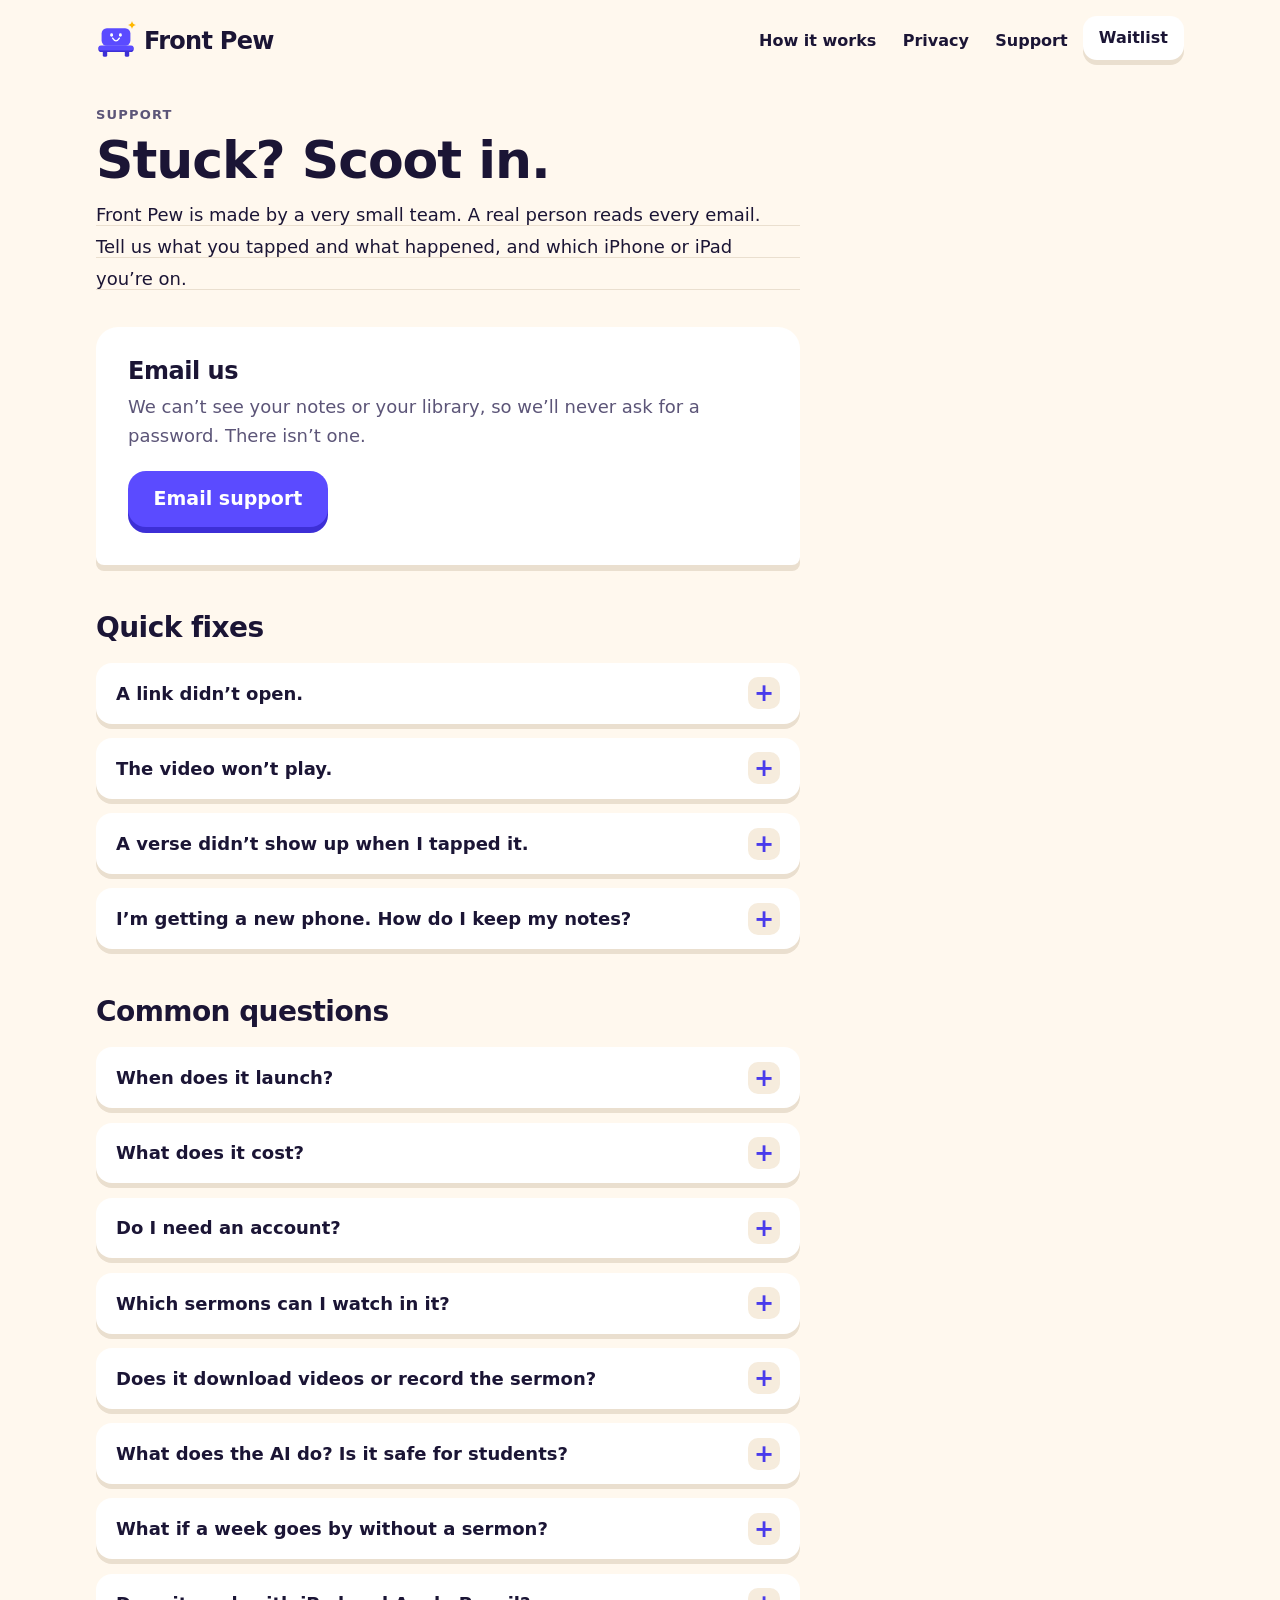
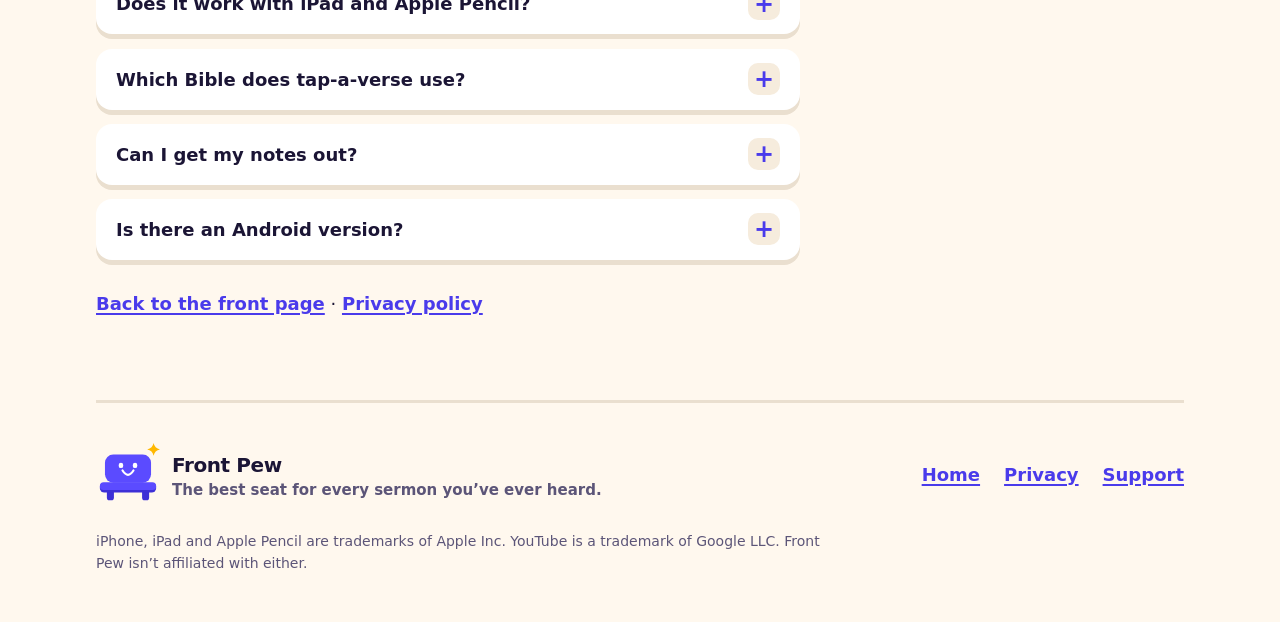
<file: support.html>
<!doctype html>
<html lang="en">
<head>
  <meta charset="utf-8">
  <meta name="viewport" content="width=device-width, initial-scale=1">
  <title>Support: Front Pew</title>
  <meta name="description" content="Help with Front Pew: how to reach us, and answers to the common questions.">
  <meta name="color-scheme" content="light dark">
  <meta name="theme-color" content="#FFF8EE" media="(prefers-color-scheme: light)">
  <meta name="theme-color" content="#15122B" media="(prefers-color-scheme: dark)">
  <link rel="icon" type="image/png" href="img/icon-64.png">
  <link rel="apple-touch-icon" href="img/icon-180.png">
  <link rel="stylesheet" href="styles.css">
</head>
<body>
<a class="skip" href="#main">Skip to the page</a>
<div class="sheet">

  <header class="top">
    <a class="wordmark" href="index.html" aria-label="Front Pew, home">
      <span class="pip" aria-hidden="true"><svg viewBox="0 0 100 100" aria-hidden="true" focusable="false"><rect class="pip-lip" x="17" y="72.5" width="11" height="17" rx="4"/><rect class="pip-lip" x="72" y="72.5" width="11" height="17" rx="4"/><rect class="pip-body" x="14" y="18" width="72" height="44" rx="13"/><rect class="pip-lip" x="6" y="62.5" width="88" height="15" rx="7"/><rect class="pip-body" x="6" y="61.5" width="88" height="12" rx="6"/><rect class="pip-face pip-eye" x="35.5" y="30.75" width="7" height="8.5" rx="3.5"/><rect class="pip-face pip-eye" x="57.5" y="30.75" width="7" height="8.5" rx="3.5"/><path class="pip-smile" d="M41.5 43Q50 56.3 58.5 43"/><path class="pip-sparkle" d="M90 0Q91.6 8.4 100 10Q91.6 11.6 90 20Q88.4 11.6 80 10Q88.4 8.4 90 0Z"/></svg></span>
      Front Pew
    </a>
    <nav aria-label="Site">
      <ul>
        <li class="wide"><a href="index.html#how">How it works</a></li>
        <li class="wide"><a href="privacy.html">Privacy</a></li>
        <li class="wide"><a href="support.html">Support</a></li>
        <li><a class="btn btn-card" href="index.html#waitlist">Waitlist</a></li>
      </ul>
    </nav>
  </header>

  <main id="main" class="doc">
    <p class="eyebrow">Support</p>
    <h1>Stuck? Scoot in.</h1>
    <div class="ruled">
      <p>Front Pew is made by a very small team. A real person reads every email. Tell us what you tapped and what happened, and which iPhone or iPad you&rsquo;re on.</p>
    </div>

    <div class="contact-card">
      <h2 style="margin:0;font-size:1.5rem">Email us</h2>
      <p>We can&rsquo;t see your notes or your library, so we&rsquo;ll never ask for a password. There isn&rsquo;t one.</p>
        <a class="btn btn-grape" href="mailto:brysonhenry4@gmail.com">Email support</a>
    </div>

    <h2>Quick fixes</h2>
    <div class="faq">
      <details>
        <summary>A link didn&rsquo;t open.</summary>
        <div class="a"><p>Paste it again, and check it&rsquo;s the link to the sermon itself, not to a search page. If a site won&rsquo;t share its title, you can type the details in yourself.</p></div>
      </details>
      <details>
        <summary>The video won&rsquo;t play.</summary>
        <div class="a"><p>The video comes from YouTube, so it needs an internet connection. If it still won&rsquo;t play, tap &ldquo;Watch on YouTube&rdquo; in the player. Your note page stays put.</p></div>
      </details>
      <details>
        <summary>A verse didn&rsquo;t show up when I tapped it.</summary>
        <div class="a"><p>Verse lookups need an internet connection. Check the reference is written out like John 3:16 or Romans 5:3-4.</p></div>
      </details>
      <details>
        <summary>I&rsquo;m getting a new phone. How do I keep my notes?</summary>
        <div class="a"><p>Your library lives on the device. Before you switch, export your library from the You screen and keep the file somewhere safe.</p></div>
      </details>
    </div>

    <h2>Common questions</h2>
    <!-- The same questions as index.html#faq. Keep the two in step. -->
    <div class="faq">
          <details>
            <summary>When does it launch?</summary>
            <div class="a"><p>Soon. There&rsquo;s no date to promise yet, so we won&rsquo;t make one up. The waitlist gets one email, the day it&rsquo;s out.</p></div>
          </details>
          <details>
            <summary>What does it cost?</summary>
            <div class="a"><p>It&rsquo;s free at launch.</p></div>
          </details>
          <details>
            <summary>Do I need an account?</summary>
            <div class="a"><p>No. There isn&rsquo;t one to make. Open the app and start writing.</p></div>
          </details>
          <details>
            <summary>Which sermons can I watch in it?</summary>
            <div class="a"><p>Any sermon on YouTube plays at the top of your note page. Podcast links and church website links are saved too, with their title and picture, and open where they live.</p><p>If you heard it in person, tap &ldquo;I was there in person&rdquo; and take notes the same way.</p></div>
          </details>
          <details>
            <summary>Does it download videos or record the sermon?</summary>
            <div class="a"><p>No. Front Pew keeps the link and your notes. Video plays in YouTube&rsquo;s own player. It never uses the microphone to record the room.</p></div>
          </details>
          <details>
            <summary>What does the AI do? Is it safe for students?</summary>
            <div class="a"><p>It makes a study guide from a sermon&rsquo;s details and your own notes, and it helps Ask find things. That work happens on the device. Every guide says what made it, so check it against the sermon.</p><p>It never speaks as the pastor. Verses are found in the text you wrote, never invented. A cloud helper is optional and stays off unless someone turns it on after reading what it sends.</p></div>
          </details>
          <details>
            <summary>What if a week goes by without a sermon?</summary>
            <div class="a"><p>A grace week covers it, quietly. You earn them by keeping your rhythm. The app won&rsquo;t bring it up. Next time you open it, Pip says &ldquo;Saved you a seat.&rdquo;</p></div>
          </details>
          <details>
            <summary>Does it work with iPad and Apple Pencil?</summary>
            <div class="a"><p>Yes. Write by hand on lined, dotted, grid or blank paper. Turn the iPad sideways and the video sits beside your page.</p></div>
          </details>
          <details>
            <summary>Which Bible does tap-a-verse use?</summary>
            <div class="a"><p>The World English Bible, which is in the public domain.</p></div>
          </details>
          <details>
            <summary>Can I get my notes out?</summary>
            <div class="a"><p>Yes. Share any note as plain text, or export your whole library.</p></div>
          </details>
          <details>
            <summary>Is there an Android version?</summary>
            <div class="a"><p>Not right now. Front Pew is for iPhone and iPad.</p></div>
          </details>
        </div>

    <p class="more"><a href="index.html">Back to the front page</a> &middot; <a href="privacy.html">Privacy policy</a></p>
  </main>

  <footer class="foot">
    <div class="line">
      <button class="pip" type="button" id="foot-pip" aria-label="Make Pip hop"><svg viewBox="0 0 100 100" aria-hidden="true" focusable="false"><rect class="pip-lip" x="17" y="72.5" width="11" height="17" rx="4"/><rect class="pip-lip" x="72" y="72.5" width="11" height="17" rx="4"/><rect class="pip-body" x="14" y="18" width="72" height="44" rx="13"/><rect class="pip-lip" x="6" y="62.5" width="88" height="15" rx="7"/><rect class="pip-body" x="6" y="61.5" width="88" height="12" rx="6"/><rect class="pip-face pip-eye" x="35.5" y="30.75" width="7" height="8.5" rx="3.5"/><rect class="pip-face pip-eye" x="57.5" y="30.75" width="7" height="8.5" rx="3.5"/><path class="pip-smile" d="M41.5 43Q50 56.3 58.5 43"/><path class="pip-sparkle" d="M90 0Q91.6 8.4 100 10Q91.6 11.6 90 20Q88.4 11.6 80 10Q88.4 8.4 90 0Z"/></svg></button>
      <div>Front Pew<small id="foot-says" aria-live="polite">The best seat for every sermon you&rsquo;ve ever heard.</small></div>
    </div>
    <nav aria-label="Footer">
      <ul>
        <li><a href="index.html">Home</a></li>
        <li><a href="privacy.html">Privacy</a></li>
        <li><a href="support.html">Support</a></li>
      </ul>
    </nav>
    <p class="fine">iPhone, iPad and Apple Pencil are trademarks of Apple Inc. YouTube is a trademark of Google LLC. Front Pew isn&rsquo;t affiliated with either.</p>
  </footer>

</div>
<script src="app.js" defer></script>
</body>
</html>
</file>
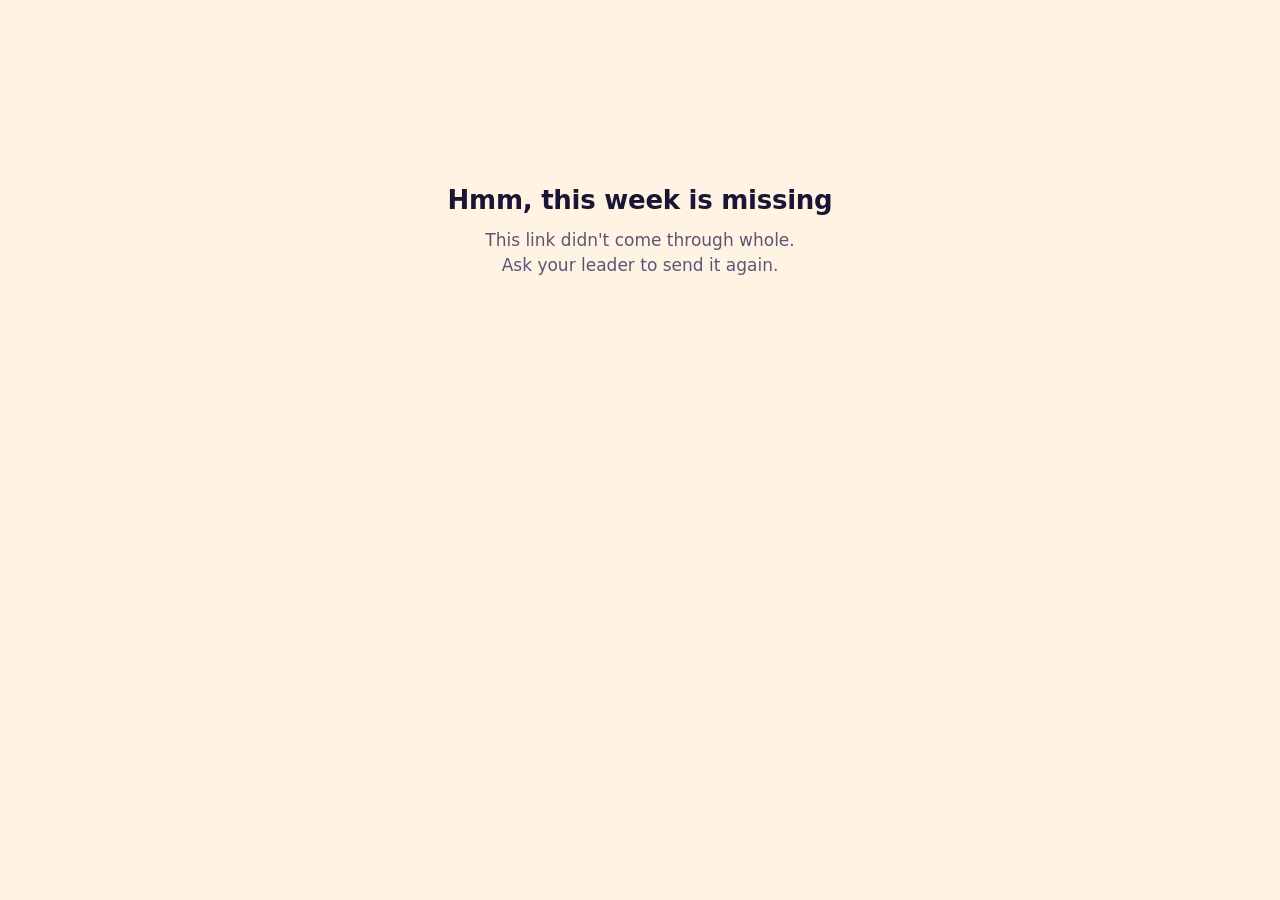
<file: week.html>
<!doctype html>
<html lang="en">
<head>
  <meta charset="utf-8">
  <meta name="viewport" content="width=device-width, initial-scale=1">
  <title>Front Pew: this week</title>
  <meta name="description" content="This week's sermon, questions and readings from your group. Open it in Front Pew to keep it.">
  <meta name="color-scheme" content="light dark">
  <meta name="theme-color" content="#FFF4E3" media="(prefers-color-scheme: light)">
  <meta name="theme-color" content="#15122B" media="(prefers-color-scheme: dark)">
  <!-- The pack rides in the #fragment, so it never reaches a server. Only the
       YouTube player is framed; nothing else is loaded from anywhere. -->
  <meta http-equiv="Content-Security-Policy" content="default-src 'none'; script-src 'unsafe-inline'; style-src 'unsafe-inline'; img-src 'self'; frame-src https://www.youtube-nocookie.com; base-uri 'none'; form-action 'none'">
  <meta name="referrer" content="strict-origin-when-cross-origin">
  <meta name="robots" content="noindex">
  <link rel="icon" type="image/png" href="img/icon-64.png">
  <link rel="apple-touch-icon" href="img/icon-180.png">
  <style>
    /* Tokens from App/Design/Theme.swift. Flat colour only: no gradients, no
       blur, no decorative shapes. Punch is ONLY the one primary button; mango
       is only the challenge and always carries dark ink. */
    :root {
      color-scheme: light dark;
      --paper: #FFF4E3;
      --card: #FFFFFF;
      --card-lip: #E6D8C3;
      --well: #F5E8D3;
      --ink: #1B1535;
      --ink2: #5C5578;
      --ink3: #746D93;
      --grape: #5B4BFF;
      --grape-lip: #3D2FD6;
      --grape-text: #4A3BEB;
      --grape-wash: #E9E6FF;
      --punch: #F0464D;
      --punch-lip: #C42F37;
      --mango: #FFB800;
      --mango-lip: #D99400;
      --mint: #10A887;
      --mint-lip: #0B866C;
      --on-mango: #1B1535;
      --focus: #3D2FD6;
      --radius: 24px;
      --font: ui-rounded, "SF Pro Rounded", system-ui, -apple-system, "Segoe UI", Roboto, sans-serif;
    }
    @media (prefers-color-scheme: dark) {
      :root {
        --paper: #15122B;
        --card: #211C40;
        --card-lip: #0E0B1F;
        --well: #2B2552;
        --ink: #F6F2FF;
        --ink2: #B9B2DA;
        --ink3: #8E87B3;
        --grape: #7C6FFF;
        --grape-lip: #4E41D9;
        --grape-text: #A59BFF;
        --grape-wash: #2A2363;
        --punch: #F4595F;
        --punch-lip: #B8383F;
        --mango: #FFC42E;
        --mango-lip: #C9920A;
        --mint: #1FBF9B;
        --mint-lip: #128A70;
        --focus: #FFC42E;
      }
    }

    *, *::before, *::after { box-sizing: border-box; }
    html { -webkit-text-size-adjust: 100%; text-size-adjust: 100%; }
    body {
      margin: 0;
      background: var(--paper);
      color: var(--ink);
      font-family: var(--font);
      font-size: 17px;
      font-weight: 500;
      line-height: 1.45;
      overflow-wrap: anywhere;
    }
    main { max-width: 560px; margin: 0 auto; padding: 24px 16px 40px; }
    :focus-visible { outline: 3px solid var(--focus); outline-offset: 3px; }

    .eyebrow { margin: 0 0 6px; font-size: 13px; font-weight: 800; letter-spacing: 0.08em; text-transform: uppercase; color: var(--grape-text); }
    h1 { margin: 0; font-size: 30px; line-height: 1.15; font-weight: 900; letter-spacing: -0.01em; }
    .week-of { margin: 6px 0 0; font-size: 14px; font-weight: 600; color: var(--ink3); }

    section { margin-top: 28px; }
    h2 { margin: 0 0 10px; font-size: 20px; font-weight: 850; }

    .card {
      background: var(--card);
      border-radius: var(--radius);
      box-shadow: 0 5px 0 var(--card-lip);
      padding: 18px 16px;
    }

    .player {
      margin-top: 20px;
      position: relative;
      width: 100%;
      aspect-ratio: 16 / 9;
      border-radius: 18px;
      overflow: hidden;
      background: #000;
      box-shadow: 0 5px 0 var(--card-lip);
    }
    .player iframe { position: absolute; inset: 0; width: 100%; height: 100%; border: 0; }
    .watch-link { display: inline-block; margin-top: 16px; color: var(--grape-text); font-weight: 800; text-decoration: underline; text-underline-offset: 3px; }

    /* Outline: plain text, headings, and fill-in blanks. */
    .outline p { margin: 0 0 8px; }
    .outline p:last-child { margin-bottom: 0; }
    .outline h3 { margin: 16px 0 6px; font-size: 18px; font-weight: 850; color: var(--grape-text); }
    .outline h3:first-child { margin-top: 0; }
    .outline .gap { height: 8px; }
    .blank {
      width: 8ch;
      min-width: 8ch;
      max-width: 100%;
      margin: 0 2px;
      padding: 0 2px;
      font: inherit;
      font-size: 17px;           /* 16px+ so iOS doesn't zoom on focus */
      font-weight: 700;
      color: var(--grape-text);
      background: var(--grape-wash);
      border: 0;
      border-bottom: 2px solid var(--grape);
      border-radius: 6px 6px 0 0;
      vertical-align: baseline;
    }

    ol.questions { margin: 0; padding: 0; list-style: none; counter-reset: q; }
    ol.questions li { counter-increment: q; position: relative; padding-left: 34px; margin-bottom: 12px; }
    ol.questions li:last-child { margin-bottom: 0; }
    ol.questions li::before {
      content: counter(q);
      position: absolute; left: 0; top: 1px;
      width: 24px; height: 24px; border-radius: 8px;
      background: var(--grape); color: #fff;
      font-size: 14px; font-weight: 900; line-height: 24px; text-align: center;
    }

    ul.days { margin: 0; padding: 0; list-style: none; }
    ul.days li { margin-bottom: 12px; }
    ul.days li:last-child { margin-bottom: 0; }
    .day {
      display: flex; align-items: flex-start; gap: 12px;
      width: 100%;
      padding: 14px 14px;
      font: inherit; color: inherit; text-align: left;
      background: var(--card);
      border: 0;
      border-radius: 20px;
      box-shadow: 0 5px 0 var(--card-lip);
      cursor: pointer;
      -webkit-tap-highlight-color: transparent;
    }
    .day:active { transform: translateY(3px); box-shadow: 0 2px 0 var(--card-lip); }
    .tick {
      flex: none;
      width: 30px; height: 30px; border-radius: 10px;
      border: 3px solid var(--card-lip);
      background: var(--well);
      color: #fff; font-weight: 900; font-size: 18px; line-height: 24px; text-align: center;
    }
    .day[aria-pressed="true"] .tick { background: var(--mint); border-color: var(--mint-lip); }
    .day-text { display: block; min-width: 0; }
    .day-label { display: block; font-size: 13px; font-weight: 800; letter-spacing: 0.06em; text-transform: uppercase; color: var(--ink3); }
    .day-ref { display: block; font-size: 18px; font-weight: 850; color: var(--grape-text); }
    .day-prompt { display: block; margin-top: 2px; color: var(--ink2); }
    .day[aria-pressed="true"] .day-label::after { content: " \00B7  done"; }

    .challenge {
      background: var(--mango);
      color: var(--on-mango);
      border-radius: var(--radius);
      box-shadow: 0 5px 0 var(--mango-lip);
      padding: 18px 16px;
    }
    .challenge .eyebrow { color: var(--on-mango); }
    .challenge p { margin: 0; font-size: 19px; font-weight: 800; line-height: 1.35; }

    .actions { margin-top: 36px; text-align: center; }
    .btn-primary {
      display: block;
      width: 100%;
      padding: 16px 20px;
      border-radius: 20px;
      background: var(--punch);
      color: #fff;
      font-size: 19px; font-weight: 900;
      text-decoration: none;
      box-shadow: 0 5px 0 var(--punch-lip);
      -webkit-tap-highlight-color: transparent;
    }
    .btn-primary:active { transform: translateY(4px); box-shadow: 0 1px 0 var(--punch-lip); }
    .get-app { display: inline-block; margin-top: 16px; padding: 6px 8px; color: var(--grape-text); font-weight: 800; text-decoration: underline; text-underline-offset: 3px; }
    .privacy { margin: 20px 0 0; font-size: 14px; font-weight: 600; color: var(--ink3); text-align: center; }

    .empty { margin-top: 18vh; text-align: center; }
    .empty h1 { font-size: 26px; }
    .empty p { margin: 12px auto 0; max-width: 30ch; color: var(--ink2); }

    [hidden] { display: none !important; }
    @media (prefers-reduced-motion: reduce) { .day:active, .btn-primary:active { transform: none; } }
  </style>
</head>
<body>
  <main id="app" aria-live="polite">
    <noscript>
      <div class="empty">
        <h1>This week needs JavaScript</h1>
        <p>Turn it on for this page, or open the link in Front Pew.</p>
      </div>
    </noscript>
  </main>

<script>
(function () {
  "use strict";

  // TODO(owner): replace with the real App Store URL once Front Pew is listed.
  var APP_STORE_URL = "#app-store";

  // Must match WeekPack.swift: maxBytes = 2400. The raw param may be up to
  // maxBytes * 3 characters; a z= pack may inflate to maxBytes * 4 bytes.
  var MAX_PAYLOAD = 7200;
  var MAX_INFLATED = 9600;
  var APP_BASE = "frontpew://week?";

  // ---------- decode (mirrors WeekPack.read + clipped) ----------

  // The pack's query item from #z=/#p= or ?z=/?p=, read by hand so a stray
  // "+" is not turned into a space the way URLSearchParams would. z (deflated)
  // wins over p, like the app's encoder prefers it.
  function rawParam(s) {
    s = s || "";
    var names = ["z", "p"];
    for (var i = 0; i < names.length; i++) {
      var m = new RegExp("(?:^|[?#&])" + names[i] + "=([^&#]*)").exec(s);
      if (m) {
        try { return { name: names[i], value: decodeURIComponent(m[1]) }; } catch (e) { return null; }
      }
    }
    return null;
  }

  // base64url (or standard base64) -> bytes, or null. Same as Swift unb64url.
  function b64urlToBytes(b64) {
    if (typeof b64 !== "string" || !b64 || b64.length > MAX_PAYLOAD) return null;
    if (!/^[A-Za-z0-9+/_-]+={0,2}$/.test(b64)) return null;
    var s = b64.replace(/-/g, "+").replace(/_/g, "/").replace(/=+$/, "");
    while (s.length % 4 !== 0) s += "=";
    var bin;
    try { bin = atob(s); } catch (e) { return null; }
    var bytes = new Uint8Array(bin.length);
    for (var i = 0; i < bin.length; i++) bytes[i] = bin.charCodeAt(i);
    return bytes;
  }

  function canInflate() {
    if (typeof DecompressionStream === "undefined") return false;
    try { new DecompressionStream("deflate-raw"); return true; } catch (e) { return false; }
  }

  // Raw DEFLATE (Apple's NSData .zlib is RFC 1951, no header) -> bytes, or
  // null. Stops reading as soon as the output passes MAX_INFLATED, so a
  // zip bomb costs nothing.
  async function inflateRaw(bytes) {
    var ds = new DecompressionStream("deflate-raw");
    var writer = ds.writable.getWriter();
    writer.write(bytes).catch(function () {});
    writer.close().catch(function () {});
    var reader = ds.readable.getReader();
    var chunks = [], total = 0;
    try {
      for (;;) {
        var r = await reader.read();
        if (r.done) break;
        total += r.value.length;
        if (total > MAX_INFLATED) { reader.cancel().catch(function () {}); return null; }
        chunks.push(r.value);
      }
    } catch (e) { return null; }
    var out = new Uint8Array(total), at = 0;
    chunks.forEach(function (c) { out.set(c, at); at += c.length; });
    return out;
  }

  function utf8(bytes) {
    try { return new TextDecoder("utf-8", { fatal: true }).decode(bytes); } catch (e) { return null; }
  }

  // Grapheme-aware prefix, like Swift's String.prefix(n).
  function prefixChars(s, n) {
    var parts;
    if (typeof Intl !== "undefined" && Intl.Segmenter) {
      parts = [];
      var it = new Intl.Segmenter(undefined, { granularity: "grapheme" }).segment(s);
      for (var seg of it) { if (parts.length >= n) break; parts.push(seg.segment); }
    } else {
      parts = Array.from(s).slice(0, n);
    }
    return parts.join("");
  }

  function str(v) { return typeof v === "string" ? v : ""; }

  // Swift clipped(): newlines -> space, trim spaces/tabs, cut to n characters.
  function cut(v, n) {
    var s = str(v).replace(/\r\n|\r|\n/g, " ").replace(/^[ \t]+|[ \t]+$/g, "");
    return prefixChars(s, n);
  }

  // Swift clipped() for the outline: drop \r, trim and cut each line to 160,
  // collapse runs of blank lines (and leading ones), stop at 40 lines, trim
  // the whole, cut to 1500 characters. Returns the lines.
  function clipOutline(v) {
    var lines = [];
    var src = str(v).replace(/\r/g, "").split("\n");
    for (var i = 0; i < src.length; i++) {
      var l = prefixChars(src[i].replace(/^[ \t]+|[ \t]+$/g, ""), 160);
      if (!l && (lines.length === 0 || !lines[lines.length - 1])) continue;
      lines.push(l);
      if (lines.length === 40) break;
    }
    var s = prefixChars(lines.join("\n").replace(/^\s+|\s+$/g, ""), 1500);
    return s ? s.split("\n") : [];
  }

  // Safe.fetchable: http(s), a host, no credentials, not a private/local host.
  function safeWeb(raw) {
    raw = str(raw).trim();
    if (!raw || raw.length >= 2048) return null;
    var u;
    try { u = new URL(raw); } catch (e) { return null; }
    if (u.protocol !== "https:" && u.protocol !== "http:") return null;
    if (!u.hostname || u.username || u.password) return null;
    var h = u.hostname.toLowerCase().replace(/\.+$/, "");
    if (/^(0x[0-9a-f]+|\d+)(\.(0x[0-9a-f]+|\d+))*$/.test(h) && !/^\d{1,3}(\.\d{1,3}){3}$/.test(h)) return null;
    if (h === "localhost" || /\.local$/.test(h) || /\.internal$/.test(h) || h.charAt(0) === "[") return null;
    var p = h.split(".").map(Number);
    if (p.length === 4 && p.every(function (x) { return Number.isInteger(x); })) {
      if (p[0] === 10 || p[0] === 127 || p[0] === 0 || (p[0] === 172 && p[1] >= 16 && p[1] <= 31) || (p[0] === 192 && p[1] === 168) || (p[0] === 169 && p[1] === 254)) return null;
      return u;
    }
    return h.indexOf(".") >= 0 ? u : null;
  }

  function youtubeId(u) {
    if (!u) return null;
    var h = u.hostname.toLowerCase().replace(/^(www\.|m\.|music\.)/, "");
    var id = null;
    if (h === "youtu.be") {
      id = u.pathname.split("/")[1] || null;
    } else if (h === "youtube.com" || h === "youtube-nocookie.com") {
      if (u.pathname === "/watch") id = u.searchParams.get("v");
      else {
        var m = /^\/(live|shorts|embed)\/([^/?#]+)/.exec(u.pathname);
        if (m) id = m[2];
      }
    }
    return id && /^[A-Za-z0-9_-]{11}$/.test(id) ? id : null;
  }

  // Query item {name: "z"|"p", value} -> clean pack, or null. Every string is
  // outside input.
  async function decodePack(item) {
    if (!item || (item.name !== "z" && item.name !== "p")) return null;
    var bytes = b64urlToBytes(item.value);
    if (!bytes) return null;
    if (item.name === "z") {
      bytes = await inflateRaw(bytes);
      if (!bytes) return null;
    } else if (bytes.length > MAX_INFLATED) {
      return null;
    }
    var text = utf8(bytes);
    if (text === null) return null;
    var raw;
    try { raw = JSON.parse(text); } catch (e) { return null; }
    if (!raw || typeof raw !== "object" || Array.isArray(raw)) return null;

    var p = {
      title: cut(raw.title, 120),
      from: cut(raw.from, 60),
      challenge: cut(raw.challenge, 200),
      questions: (Array.isArray(raw.questions) ? raw.questions : []).slice(0, 5).map(function (q) { return cut(q, 180); }).filter(Boolean),
      days: (Array.isArray(raw.days) ? raw.days : []).slice(0, 5).map(function (d) {
        d = d && typeof d === "object" ? d : {};
        return { ref: cut(d.ref, 40), prompt: cut(d.prompt, 160) };
      }).filter(function (d) { return d.ref; }),
      outline: clipOutline(raw.outline),
      weekOf: typeof raw.weekOf === "number" && isFinite(raw.weekOf) ? raw.weekOf : null,
      link: null,
      youtube: null
    };

    var link = str(raw.link).trim();
    if (link) {
      var u = safeWeb(link);
      if (!u) return null;                      // Swift refuses the whole pack here too
      p.youtube = youtubeId(u);
      if (!p.youtube && u.protocol === "https:") p.link = u.href;
    }
    if (!p.title && !p.days.length && !p.outline.length) return null;
    return p;
  }

  // ---------- storage (this phone only) ----------

  function hash(s) {                             // FNV-1a, 32-bit
    var h = 0x811c9dc5;
    for (var i = 0; i < s.length; i++) { h ^= s.charCodeAt(i); h = Math.imul(h, 0x01000193); }
    return (h >>> 0).toString(16);
  }
  function load(key) {
    try { var v = JSON.parse(localStorage.getItem(key) || "null"); return v && typeof v === "object" ? v : {}; }
    catch (e) { return {}; }
  }
  function save(key, obj) {
    try { localStorage.setItem(key, JSON.stringify(obj)); } catch (e) { /* private mode: fine */ }
  }

  // ---------- render (textContent only) ----------

  function el(tag, cls, text) {
    var n = document.createElement(tag);
    if (cls) n.className = cls;
    if (text != null) n.textContent = text;
    return n;
  }

  function renderEmpty(root, appHref) {
    var box = el("div", "empty");
    if (appHref) {
      // A z= pack on a browser too old to inflate it (before Safari 16.4 /
      // Chrome 103): the app can still read it.
      box.appendChild(el("h1", null, "Open this one in Front Pew"));
      box.appendChild(el("p", null, "This browser can't unpack this week. The Front Pew app can."));
      var act = el("div", "actions");
      var open = el("a", "btn-primary", "Open in Front Pew");
      open.href = appHref;
      act.appendChild(open);
      var get = el("a", "get-app", "Get Front Pew");
      get.href = APP_STORE_URL;
      act.appendChild(get);
      box.appendChild(act);
    } else {
      box.appendChild(el("h1", null, "Hmm, this week is missing"));
      box.appendChild(el("p", null, "This link didn't come through whole. Ask your leader to send it again."));
    }
    root.appendChild(box);
    document.title = "Front Pew";
  }

  var renderSeq = 0;
  async function render() {
    var seq = ++renderSeq;
    var root = document.getElementById("app");

    var item = rawParam(location.hash) || rawParam(location.search);
    var canonical = item && typeof item.value === "string" && /^[A-Za-z0-9+/_-]+={0,2}$/.test(item.value) && item.value.length <= MAX_PAYLOAD
      ? item.value.replace(/\+/g, "-").replace(/\//g, "_").replace(/=+$/, "") : null;
    var appHref = canonical ? APP_BASE + item.name + "=" + canonical : null;

    if (item && item.name === "z" && !canInflate()) {
      root.replaceChildren(); renderEmpty(root, appHref); return;
    }
    var pack = null;
    try { pack = canonical ? await decodePack(item) : null; } catch (e) { pack = null; }
    if (seq !== renderSeq) return;               // a newer hash arrived meanwhile
    root.replaceChildren();
    if (!pack) { renderEmpty(root, null); return; }

    var key = "fp.week." + hash(item.name + "=" + canonical);
    var state = load(key);
    state.blanks = state.blanks && typeof state.blanks === "object" ? state.blanks : {};
    state.days = Array.isArray(state.days) ? state.days : [];

    // Header
    var head = el("header");
    head.appendChild(el("p", "eyebrow", pack.from ? "This week from " + pack.from : "This week"));
    head.appendChild(el("h1", null, pack.title || "This week"));
    if (pack.weekOf !== null && pack.weekOf > 0) {
      var d = new Date(pack.weekOf * 1000);
      if (!isNaN(d)) head.appendChild(el("p", "week-of", "Week of " + d.toLocaleDateString(undefined, { month: "long", day: "numeric" })));
    }
    root.appendChild(head);
    document.title = (pack.title ? pack.title + " · " : "") + "Front Pew";

    // Sermon
    if (pack.youtube) {
      var wrap = el("div", "player");
      var f = document.createElement("iframe");
      f.src = "https://www.youtube-nocookie.com/embed/" + pack.youtube;
      f.title = "Sermon video";
      f.setAttribute("referrerpolicy", "strict-origin-when-cross-origin");
      f.setAttribute("allow", "encrypted-media; picture-in-picture; fullscreen");
      f.setAttribute("allowfullscreen", "");
      f.setAttribute("loading", "lazy");
      wrap.appendChild(f);
      root.appendChild(wrap);
    } else if (pack.link) {
      var a = el("a", "watch-link", "Watch the sermon");
      a.href = pack.link;
      a.rel = "noopener noreferrer";
      a.target = "_blank";
      root.appendChild(a);
    }

    // Outline with fill-in blanks
    if (pack.outline.length) {
      var sec = el("section");
      sec.appendChild(el("h2", null, "Follow along"));
      var card = el("div", "card outline");
      var saveTimer = null;
      pack.outline.forEach(function (line, li) {
        if (!line.trim()) { card.appendChild(el("div", "gap")); return; }
        if (line.indexOf("# ") === 0) { card.appendChild(el("h3", null, line.slice(2).trim())); return; }
        var p = el("p");
        var bits = line.split(/_{3,}/);
        bits.forEach(function (bit, bi) {
          if (bit) p.appendChild(document.createTextNode(bit));
          if (bi < bits.length - 1) {
            var id = li + "-" + bi;
            var inp = document.createElement("input");
            inp.type = "text";
            inp.className = "blank";
            inp.maxLength = 80;
            inp.autocomplete = "off";
            inp.setAttribute("autocapitalize", "off");
            inp.setAttribute("aria-label", "Fill in the blank");
            inp.value = typeof state.blanks[id] === "string" ? state.blanks[id] : "";
            var grow = function () { inp.style.width = Math.max(8, inp.value.length + 1) + "ch"; };
            grow();
            inp.addEventListener("input", function () {
              grow();
              if (inp.value) state.blanks[id] = inp.value; else delete state.blanks[id];
              clearTimeout(saveTimer);
              saveTimer = setTimeout(function () { save(key, state); }, 250);
            });
            p.appendChild(inp);
          }
        });
        card.appendChild(p);
      });
      sec.appendChild(card);
      root.appendChild(sec);
    }

    // Questions
    if (pack.questions.length) {
      var qs = el("section");
      qs.appendChild(el("h2", null, "Talk about it"));
      var qc = el("div", "card");
      var ol = el("ol", "questions");
      pack.questions.forEach(function (q) { ol.appendChild(el("li", null, q)); });
      qc.appendChild(ol);
      qs.appendChild(qc);
      root.appendChild(qs);
    }

    // Five days
    if (pack.days.length) {
      var ds = el("section");
      ds.appendChild(el("h2", null, "Read this week"));
      var ul = el("ul", "days");
      pack.days.forEach(function (day, i) {
        var li = el("li");
        var btn = el("button", "day");
        btn.type = "button";
        var on = state.days.indexOf(i) >= 0;
        btn.setAttribute("aria-pressed", on ? "true" : "false");
        var tick = el("span", "tick", on ? "✓" : "");
        tick.setAttribute("aria-hidden", "true");
        var txt = el("span", "day-text");
        txt.appendChild(el("span", "day-label", "Day " + (i + 1)));
        txt.appendChild(el("span", "day-ref", day.ref));
        if (day.prompt) txt.appendChild(el("span", "day-prompt", day.prompt));
        btn.appendChild(tick);
        btn.appendChild(txt);
        btn.addEventListener("click", function () {
          var at = state.days.indexOf(i);
          if (at >= 0) state.days.splice(at, 1); else state.days.push(i);
          var now = at < 0;
          btn.setAttribute("aria-pressed", now ? "true" : "false");
          tick.textContent = now ? "✓" : "";
          save(key, state);
        });
        li.appendChild(btn);
        ul.appendChild(li);
      });
      ds.appendChild(ul);
      root.appendChild(ds);
    }

    // Challenge
    if (pack.challenge) {
      var cs = el("section");
      var cc = el("div", "challenge");
      cc.appendChild(el("p", "eyebrow", "Live it"));
      cc.appendChild(el("p", null, pack.challenge));
      cs.appendChild(cc);
      root.appendChild(cs);
    }

    // Actions
    var act = el("div", "actions");
    var open = el("a", "btn-primary", "Open in Front Pew");
    open.href = appHref;
    act.appendChild(open);
    var get = el("a", "get-app", "Get Front Pew");
    get.href = APP_STORE_URL;
    act.appendChild(get);
    root.appendChild(act);

    root.appendChild(el("p", "privacy", "Nothing you type here leaves your phone."));
  }

  // Exposed for the node test harness only; harmless in a browser.
  if (typeof window !== "undefined") window.__frontPewWeek = { decodePack: decodePack, rawParam: rawParam, youtubeId: youtubeId, safeWeb: safeWeb };

  render();
  window.addEventListener("hashchange", render);
})();
</script>
</body>
</html>
</file>
<file: styles.css>
/* Front Pew site. Flat colour only. No gradients, no blur, no glass.
   Colour rules come from App/Design/Theme.swift:
   grape = identity, coral = the ONE primary button in view, gold = earned,
   green = done (always with a check mark), sky = the notebook margin and verses. */

:root {
  color-scheme: light dark;

  --paper: #FFF8EE;
  --card: #FFFFFF;
  --card-lip: #EADFCF;
  --well: #F6ECDD;
  --ink: #1B1535;
  --ink2: #5C5578;
  --grape: #5B4BFF;
  --grape-lip: #3D2FD6;
  --grape-text: #4A3BEB;
  --coral: #F0464D;
  --coral-lip: #C42F37;
  --gold: #FFB800;
  --gold-lip: #D99400;
  --green: #10A887;
  --green-lip: #0B866C;
  --sky: #38B6FF;
  --sky-well: #DCEFFB;
  --sky-text: #0B6FB0;
  --navy: #2E2A5E;
  --navy-lip: #1B1535;
  --margin-line: #A9DBFA;
  --bezel: #1B1535;
  --bezel-edge: #1B1535;
  --rule-img: url("img/rule-light.png");
  --focus: #3D2FD6;

  --rule: 2rem;                 /* one ruled line; body copy sits on it */
  --font: ui-rounded, "SF Pro Rounded", system-ui, -apple-system, "Segoe UI", Roboto, sans-serif;
}

@media (prefers-color-scheme: dark) {
  :root {
    --paper: #15122B;
    --card: #211C40;
    --card-lip: #0E0B1F;
    --well: #2B2552;
    --ink: #F6F2FF;
    --ink2: #B9B2DA;
    --grape: #7C6FFF;
    --grape-lip: #4E41D9;
    --grape-text: #A59BFF;
    --coral: #F4595F;
    --coral-lip: #B8383F;
    --gold: #FFC42E;
    --gold-lip: #C9920A;
    --green: #1FBF9B;
    --green-lip: #128A70;
    --sky: #55C2FF;
    --sky-well: #1D3556;
    --sky-text: #8AD4FF;
    --navy: #3A3570;
    --navy-lip: #1F1B45;
    --margin-line: #2A4468;
    --bezel: #0E0B1F;
    --bezel-edge: #3A3570;
    --rule-img: url("img/rule-dark.png");
    --focus: #FFC42E;
  }
}

*, *::before, *::after { box-sizing: border-box; }

html { -webkit-text-size-adjust: 100%; text-size-adjust: 100%; scroll-behavior: smooth; }

body {
  margin: 0;
  background: var(--paper);
  color: var(--ink);
  font-family: var(--font);
  font-size: 1.125rem;
  font-weight: 500;
  line-height: var(--rule);
  overflow-wrap: break-word;
}

img, svg { display: block; max-width: 100%; }
img { height: auto; }

h1, h2, h3 { margin: 0; font-weight: 900; letter-spacing: -0.02em; text-wrap: balance; }
h1 { font-size: clamp(2.3rem, 1.4rem + 3.6vw, 3.6rem); line-height: 1.04; }
h2 { font-size: clamp(1.9rem, 1.3rem + 2.6vw, 3rem); line-height: 1.08; }
h3 { font-size: 1.375rem; line-height: 1.2; font-weight: 800; letter-spacing: -0.01em; }
p { margin: 0; }
strong { font-weight: 800; }

a { color: var(--grape-text); font-weight: 700; text-underline-offset: 0.18em; text-decoration-thickness: 2px; }
a:hover { text-decoration-thickness: 3px; }

:focus-visible { outline: 3px solid var(--focus); outline-offset: 3px; border-radius: 6px; }

.skip {
  position: absolute; left: 1rem; top: -5rem; z-index: 10;
  background: var(--card); color: var(--ink); padding: 0.5rem 1rem; border-radius: 12px;
  box-shadow: 0 4px 0 var(--card-lip);
}
.skip:focus { top: 1rem; }

.vh { position: absolute; width: 1px; height: 1px; overflow: hidden; clip: rect(0 0 0 0); clip-path: inset(50%); white-space: nowrap; }

/* ---------- the notebook ---------- */

.sheet { max-width: 72rem; margin: 0 auto; padding: 0 1.25rem; }

/* Body copy written on ruled lines. Each block draws its own rules from its
   own top edge, so the lines always sit under the words. */
.ruled {
  line-height: var(--rule);
  background-image: var(--rule-img);
  background-size: 2px var(--rule);
  background-repeat: repeat;
  background-position: 0 -0.3rem;
}
.ruled > * + * { margin-top: var(--rule); }

.eyebrow {
  font-size: 0.8125rem; line-height: 1.25rem; font-weight: 800; letter-spacing: 0.09em;
  text-transform: uppercase; color: var(--ink2);
}

/* A section is one stretch of the page: margin on the left, writing on the right. */
.row { padding: 3.5rem 0; }
.margin { display: flex; align-items: center; gap: 0.75rem; margin-bottom: 1.25rem; }
.margin-label { display: none; }
.pip-says { font-weight: 800; font-size: 1rem; line-height: 1.3; color: var(--grape-text); }
.body > h2 { margin-bottom: 1.5rem; }
.lede { max-width: 38rem; color: var(--ink2); }

@media (min-width: 60rem) {
  .sheet { padding: 0 2rem; }
  .row {
    display: grid; grid-template-columns: 9.5rem minmax(0, 1fr); padding: 0;
  }
  .margin {
    flex-direction: column; align-items: flex-start; gap: 0.5rem; margin: 0;
    padding: 5.5rem 1.25rem 0 0; border-right: 3px solid var(--margin-line);
  }
  .margin-label { display: block; }
  .body { padding: 5rem 0 5rem 3rem; }
  .row.first .margin { padding-top: 3.25rem; }
  .row.first .body { padding-top: 2.5rem; }
}

/* ---------- Pip ---------- */

.pip {
  display: inline-block; width: 4rem; height: 4rem; flex: none; padding: 0; border: 0;
  background: none; cursor: pointer; -webkit-tap-highlight-color: transparent; color: inherit;
}
.pip svg { width: 100%; height: 100%; overflow: visible; transform-origin: 50% 90%; }
.pip-body { fill: var(--grape); }
.pip-lip { fill: var(--grape-lip); }
.pip-face { fill: #FFFFFF; }
.pip-smile { fill: none; stroke: #FFFFFF; stroke-width: 3.5; stroke-linecap: round; }
.pip-sparkle { fill: var(--gold); transform-box: fill-box; transform-origin: center; animation: twinkle 1.1s ease-in-out infinite alternate; }
.pip-eye { transform-box: fill-box; transform-origin: center; animation: blink 4.2s linear infinite; }
.pip.b2 .pip-eye { animation-duration: 3.1s; animation-delay: -1.4s; }
.pip.b3 .pip-eye { animation-duration: 4.8s; animation-delay: -2.7s; }

.pip:hover svg, .pip.hop svg { animation: hop 0.62s cubic-bezier(0.3, 0.7, 0.4, 1); }

.pip-small { width: 2.75rem; height: 2.75rem; }
.pip-big { width: 5.5rem; height: 5.5rem; }

@keyframes blink {
  0%, 95.5%, 100% { transform: scaleY(1); }
  97%, 98.5% { transform: scaleY(0.18); }
}
@keyframes twinkle {
  from { transform: scale(0.55) rotate(-10deg); opacity: 0.6; }
  to { transform: scale(1) rotate(18deg); opacity: 1; }
}
/* Up 12% of its height, then it lands like someone sitting down. */
@keyframes hop {
  0% { transform: translateY(0) scaleY(1); }
  32% { transform: translateY(-12%) scaleY(1.03); }
  58% { transform: translateY(0) scaleY(0.94); }
  76% { transform: translateY(-3%) scaleY(1.01); }
  100% { transform: translateY(0) scaleY(1); }
}

/* ---------- top bar ---------- */

.top { display: flex; align-items: center; justify-content: space-between; gap: 1rem; padding: 1rem 0 0.5rem; }
.wordmark { display: inline-flex; align-items: center; gap: 0.5rem; color: var(--ink); text-decoration: none; font-weight: 900; font-size: 1.5rem; letter-spacing: -0.03em; line-height: 1; }
.wordmark .pip { width: 2.5rem; height: 2.5rem; }
.top nav ul { display: flex; align-items: center; gap: 0.25rem; list-style: none; margin: 0; padding: 0; }
.top nav a:not(.btn) { display: block; padding: 0.35rem 0.7rem; border-radius: 10px; color: var(--ink); text-decoration: none; font-size: 1rem; }
.top nav a:not(.btn):hover { background: var(--well); }
.top nav li.wide { display: none; }
@media (min-width: 46rem) { .top nav li.wide { display: block; } }

/* ---------- chunky buttons ---------- */

.btn {
  display: inline-flex; align-items: center; justify-content: center; gap: 0.5rem;
  min-height: 3.5rem; padding: 0.75rem 1.6rem; margin-bottom: 6px;
  border: 0; border-radius: 18px; cursor: pointer;
  font: inherit; font-weight: 800; font-size: 1.1875rem; line-height: 1.2; text-decoration: none;
  color: #FFFFFF; background: var(--coral); box-shadow: 0 6px 0 var(--coral-lip);
  transition: transform 0.08s ease-out, box-shadow 0.08s ease-out;
  -webkit-tap-highlight-color: transparent;
}
.btn:active { transform: translateY(6px); box-shadow: 0 0 0 var(--coral-lip); }
.btn-grape { background: var(--grape); box-shadow: 0 6px 0 var(--grape-lip); }
.btn-grape:active { box-shadow: 0 0 0 var(--grape-lip); }
.btn-card { color: var(--ink); background: var(--card); box-shadow: 0 5px 0 var(--card-lip); min-height: 2.75rem; padding: 0.4rem 1rem; font-size: 1rem; border-radius: 14px; margin-bottom: 5px; }
.btn-card:active { transform: translateY(5px); box-shadow: 0 0 0 var(--card-lip); }
@media (prefers-color-scheme: dark) { .btn-grape, .btn { color: #FFFFFF; } }

/* ---------- the device: a plain rounded rectangle ---------- */

.device {
  margin: 0; width: 100%; max-width: 18.5rem; padding: 0.55rem;
  background: var(--bezel); border: 2px solid var(--bezel-edge); border-radius: 2.6rem;
  box-shadow: 0 8px 0 var(--card-lip);
}
.device img { width: 100%; border-radius: 2.05rem; background: #FFF8EE; }
.device-small { max-width: 15rem; border-radius: 2.2rem; padding: 0.45rem; }
.device-small img { border-radius: 1.75rem; }

/* ---------- hero ---------- */

.hero { display: grid; gap: 2.5rem; align-items: start; }
.hero h1 { margin: 0.5rem 0 1.5rem; }
.hero h1 span { display: block; }
.hero h1 .keep { color: var(--grape-text); }
.hero .ruled { max-width: 34rem; font-size: 1.1875rem; }
.cta { display: flex; flex-wrap: wrap; align-items: center; gap: 0.75rem 1.25rem; margin-top: 2rem; }
.soon { font-weight: 700; color: var(--ink2); font-size: 1rem; line-height: 1.4; }
.facts { display: flex; flex-wrap: wrap; gap: 0.5rem; list-style: none; margin: 1.75rem 0 0; padding: 0; }
.facts li { background: var(--well); border-radius: 999px; padding: 0.2rem 0.85rem; font-size: 0.9375rem; font-weight: 700; line-height: 1.75rem; }
.hero .device { justify-self: center; }
@media (min-width: 52rem) {
  .hero { grid-template-columns: minmax(0, 1.25fr) minmax(0, 0.75fr); gap: 3rem; }
  .hero .device { justify-self: end; transform: rotate(2deg); margin-top: 0.5rem; }
}

/* ---------- how it works ---------- */

.steps { list-style: none; margin: 0; padding: 0; display: grid; gap: 3.5rem; max-width: 54rem; }
.step { display: grid; gap: 1.5rem; align-items: center; }
.step .num { font-size: 5.5rem; line-height: 0.9; font-weight: 900; color: var(--grape); letter-spacing: -0.04em; font-variant-numeric: tabular-nums; }
.step h3 { font-size: clamp(1.5rem, 1.2rem + 1.2vw, 2rem); margin: 0.5rem 0 1rem; font-weight: 900; }
.step .ruled { max-width: 30rem; }
.step .device { justify-self: center; }
@media (min-width: 46rem) {
  .step { grid-template-columns: minmax(0, 1fr) 15rem; gap: 3rem; }
  .step:nth-child(even) { grid-template-columns: 15rem minmax(0, 1fr); }
  .step:nth-child(even) .device { order: -1; }
  .step:nth-child(odd) .device { transform: rotate(-1.5deg); }
  .step:nth-child(even) .device { transform: rotate(1.5deg); }
}

/* ---------- features, written as a note ---------- */

.note { list-style: none; margin: 0; padding: 0; max-width: 46rem; }
.note li { display: grid; grid-template-columns: 1fr; gap: 0 1rem; padding: 0; }
.note li + li { margin-top: var(--rule); }
.note .chip { justify-self: start; margin-bottom: 0.25rem; }
.note .line strong { display: block; }
@media (min-width: 40rem) {
  .note li { grid-template-columns: 7.75rem minmax(0, 1fr); align-items: start; }
  .note .chip { margin: 0; position: relative; top: -0.15rem; }
}
.note .verse-ref { color: var(--sky-text); font-weight: 800; background: var(--sky-well); border-radius: 999px; padding: 0.1rem 0.6rem; white-space: nowrap; }
.note q { quotes: "\201C" "\201D"; font-weight: 800; }
.note .todo { position: relative; display: inline-flex; align-items: flex-start; gap: 0.6rem; cursor: pointer; font-weight: 800; }
.note .todo input { position: absolute; opacity: 0; width: 1.5rem; height: 1.5rem; margin: 0.25rem 0 0; }
.note .todo .box {
  flex: none; width: 1.5rem; height: 1.5rem; margin-top: 0.25rem; border-radius: 7px;
  border: 3px solid var(--ink2); background: var(--card); display: grid; place-items: center;
}
.note .todo .box svg { width: 0.95rem; height: 0.95rem; opacity: 0; }
.note .todo input:checked + .box { background: var(--green); border-color: var(--green-lip); }
.note .todo input:checked + .box svg { opacity: 1; }
.note .todo input:focus-visible + .box { outline: 3px solid var(--focus); outline-offset: 3px; }

.chip {
  display: inline-flex; align-items: center; gap: 0.4rem; white-space: nowrap;
  background: var(--card); color: var(--ink); border-radius: 12px; padding: 0.15rem 0.7rem;
  font-size: 0.875rem; font-weight: 800; line-height: 1.75rem; box-shadow: 0 3px 0 var(--card-lip);
}
.chip svg { width: 1rem; height: 1rem; flex: none; fill: currentColor; }

/* the try-it page */
.pad { margin-top: 3.5rem; max-width: 46rem; background: var(--card); border-radius: 22px 22px 8px 8px; box-shadow: 0 6px 0 var(--card-lip); overflow: hidden; }
.pad-head { padding: 1.25rem 1.25rem 0.75rem; }
.pad-head h3 { margin-bottom: 0.25rem; }
.pad-head p { color: var(--ink2); font-size: 1rem; line-height: 1.5; }
.pad textarea {
  display: block; width: 100%; min-height: calc(var(--rule) * 6); resize: vertical;
  border: 0; border-radius: 0; margin: 0; padding: 0 1.25rem;
  font: inherit; font-size: 1.125rem; line-height: var(--rule); color: var(--ink);
  background-color: var(--paper); background-image: var(--rule-img); background-size: 2px var(--rule);
  background-position: 0 -0.3rem; background-attachment: local;
}
.pad textarea::placeholder { color: var(--ink2); opacity: 0.75; }
.pad textarea:focus-visible { outline: 3px solid var(--focus); outline-offset: -3px; border-radius: 0; }
.starters { display: flex; gap: 0.6rem; padding: 0.85rem 1.25rem 1rem; background: var(--well); overflow-x: auto; scrollbar-width: thin; }
.starters button {
  flex: none; display: inline-flex; align-items: center; gap: 0.45rem; min-height: 2.75rem;
  border: 0; border-radius: 14px; padding: 0.3rem 0.95rem; margin-bottom: 4px; cursor: pointer;
  font: inherit; font-size: 1rem; font-weight: 800; color: var(--ink); background: var(--card);
  box-shadow: 0 4px 0 var(--card-lip); transition: transform 0.08s ease-out, box-shadow 0.08s ease-out;
}
.starters button svg { width: 1.05rem; height: 1.05rem; fill: currentColor; }
.starters button:active { transform: translateY(4px); box-shadow: 0 0 0 var(--card-lip); }
@media (prefers-color-scheme: dark) { .starters button, .chip { background: var(--paper); } }

/* ---------- rhythm ---------- */

.pair { display: grid; gap: 2.5rem; align-items: center; }
.pair .shots { display: flex; justify-content: center; align-items: flex-start; gap: 1rem; }
.pair .shots .device { max-width: 13.5rem; }
.pair .shots .device:last-child { margin-top: 3rem; }
.tag-gold { display: inline-block; background: var(--gold); color: #1B1535; font-weight: 800; border-radius: 10px; padding: 0 0.7rem; box-shadow: 0 4px 0 var(--gold-lip); margin-bottom: 1.5rem; font-size: 1rem; }
@media (min-width: 52rem) { .pair { grid-template-columns: minmax(0, 1fr) minmax(0, 1fr); gap: 3rem; } }
@media (max-width: 26rem) { .pair .shots { gap: 0.6rem; } .pair .shots .device { padding: 0.35rem; border-radius: 1.6rem; } .pair .shots .device img { border-radius: 1.25rem; } }

/* ---------- leaders and parents: the navy insert ---------- */

.insert { background: var(--navy); color: #FFFFFF; border-radius: 22px 22px 8px 8px; box-shadow: 0 8px 0 var(--navy-lip); padding: 2rem 1.25rem 2.25rem; }
.insert :focus-visible { outline-color: #FFC42E; }
.insert .eyebrow { color: #C9C4EC; }
.insert h2 { margin: 0.25rem 0 1rem; }
.insert .lede { color: #DAD6F5; }
.nos { list-style: none; margin: 2rem 0 0; padding: 0; display: grid; gap: 1.5rem 2.5rem; }
.nos li { display: grid; grid-template-columns: 2rem minmax(0, 1fr); gap: 0.85rem; align-items: start; }
.nos .tick { width: 2rem; height: 2rem; border-radius: 10px; background: #10A887; box-shadow: 0 3px 0 #0B866C; display: grid; place-items: center; }
.nos .tick svg { width: 1.15rem; height: 1.15rem; }
.nos strong { display: block; font-size: 1.1875rem; line-height: 1.4; }
.nos span { color: #DAD6F5; font-size: 1rem; line-height: 1.55; display: block; }
.insert .ask-leader { margin-top: 2.25rem; padding-top: 1.5rem; border-top: 2px solid #4A4585; color: #DAD6F5; max-width: 40rem; line-height: 1.6; }
.insert .ask-leader strong { color: #FFFFFF; }
@media (min-width: 46rem) { .insert { padding: 3rem; } .nos { grid-template-columns: 1fr 1fr; } }

/* ---------- privacy promise ---------- */

.promise h2 span { color: var(--grape-text); display: block; }
.ledger { display: grid; gap: 1.25rem; margin-top: 2rem; }
.ledger section { background: var(--card); border-radius: 22px 22px 8px 8px; box-shadow: 0 6px 0 var(--card-lip); padding: 1.5rem 1.25rem; }
.ledger h3 { margin-bottom: 0.75rem; }
.ledger ul { margin: 0; padding-left: 1.2rem; line-height: 1.6; font-size: 1.0625rem; }
.ledger li + li { margin-top: 0.5rem; }
.ledger li::marker { color: var(--grape); }
@media (min-width: 46rem) { .ledger { grid-template-columns: 1fr 1fr; gap: 1.5rem; } .ledger section { padding: 1.75rem; } }
.more { margin-top: 1.75rem; }

/* ---------- FAQ ---------- */

.faq { display: grid; gap: 0.9rem; max-width: 46rem; }
.faq details { background: var(--card); border-radius: 16px; box-shadow: 0 5px 0 var(--card-lip); }
.faq summary {
  list-style: none; cursor: pointer; display: flex; align-items: center; justify-content: space-between; gap: 1rem;
  padding: 0.9rem 1.25rem; font-weight: 800; font-size: 1.125rem; line-height: 1.4; border-radius: 16px;
}
.faq summary::-webkit-details-marker { display: none; }
.faq summary::after {
  content: "+"; flex: none; width: 2rem; height: 2rem; border-radius: 10px; background: var(--well);
  color: var(--grape-text); display: grid; place-items: center; font-size: 1.5rem; font-weight: 900; line-height: 1;
}
.faq details[open] summary::after { content: "\2212"; }
.faq .a { padding: 0 1.25rem 1.2rem; color: var(--ink2); line-height: 1.65; font-size: 1.0625rem; }
.faq .a p + p { margin-top: 0.75rem; }

/* ---------- waitlist ---------- */

.seat { background: var(--card); border-radius: 22px 22px 8px 8px; box-shadow: 0 8px 0 var(--card-lip); padding: 2rem 1.25rem; max-width: 46rem; }
.seat h2 { margin-bottom: 0.75rem; }
.seat .lede { margin-bottom: 1.75rem; line-height: 1.6; }
.field { display: grid; gap: 0.35rem; margin-bottom: 1.1rem; }
.field label { font-weight: 800; font-size: 1rem; line-height: 1.4; }
.field .opt { font-weight: 600; color: var(--ink2); }
.field input, .field select {
  width: 100%; min-height: 3.25rem; border: 3px solid var(--card-lip); border-radius: 14px; padding: 0.5rem 0.9rem;
  font: inherit; font-weight: 600; color: var(--ink); background: var(--paper);
}
.field input::placeholder { color: var(--ink2); opacity: 0.7; }
.field input:focus-visible, .field select:focus-visible { outline: 3px solid var(--focus); outline-offset: 2px; border-radius: 14px; }
.seat .btn { width: 100%; margin-top: 0.5rem; }
.seat .honest { margin-top: 1.1rem; font-size: 1rem; line-height: 1.55; color: var(--ink2); }
.seat .honest strong { color: var(--ink); }
.form-status { margin-top: 1rem; padding: 0.85rem 1rem; border-radius: 14px; background: var(--well); font-weight: 700; line-height: 1.5; font-size: 1rem; }
.form-status:empty { display: none; }
@media (min-width: 46rem) {
  .seat { padding: 2.75rem 3rem 3rem; }
  .seat form { display: grid; grid-template-columns: 1.4fr 1fr; gap: 0 1.25rem; align-items: end; }
  .seat .btn, .seat .honest, .form-status { grid-column: 1 / -1; }
  .seat .btn { width: auto; justify-self: start; }
}

/* ---------- footer ---------- */

.foot { margin-top: 2rem; padding: 2.5rem 0 3rem; border-top: 3px solid var(--card-lip); display: grid; gap: 1.5rem; }
.foot .line { display: flex; align-items: center; gap: 0.75rem; font-weight: 900; font-size: 1.25rem; letter-spacing: -0.02em; }
.foot .line small { display: block; font-weight: 700; font-size: 0.9375rem; letter-spacing: 0; color: var(--ink2); line-height: 1.3; }
.foot ul { display: flex; flex-wrap: wrap; gap: 0.25rem 1.5rem; list-style: none; margin: 0; padding: 0; }
.foot .fine { font-size: 0.875rem; line-height: 1.55; color: var(--ink2); max-width: 46rem; }
@media (min-width: 46rem) { .foot { grid-template-columns: 1fr auto; align-items: center; } .foot .fine { grid-column: 1 / -1; } }

/* ---------- document pages (privacy, support) ---------- */

.doc { max-width: 44rem; padding: 2rem 0 3rem; }
.doc h1 { font-size: clamp(2.1rem, 1.4rem + 3vw, 3.25rem); margin: 0.5rem 0 0.75rem; }
.doc .updated { color: var(--ink2); font-weight: 700; margin-bottom: 2rem; }
.doc h2 { font-size: 1.75rem; margin: 3rem 0 1.25rem; }
.doc .ruled p { max-width: 42rem; }
.contact-card { background: var(--card); border-radius: 22px 22px 8px 8px; box-shadow: 0 6px 0 var(--card-lip); padding: 1.5rem 1.25rem 1.75rem; margin: 2rem 0; }
.contact-card p { line-height: 1.6; color: var(--ink2); margin: 0.5rem 0 1.25rem; }
@media (min-width: 46rem) { .contact-card { padding: 2rem; } }

/* ---------- motion and print ---------- */

@media (prefers-reduced-motion: reduce) {
  html { scroll-behavior: auto; }
  *, *::before, *::after { animation: none !important; transition: none !important; }
  .pip-sparkle { transform: rotate(18deg); }
}

@media print {
  .top nav, .pad, .seat form, .pip { display: none; }
  body { background: #FFFFFF; color: #000000; }
}
</file>
